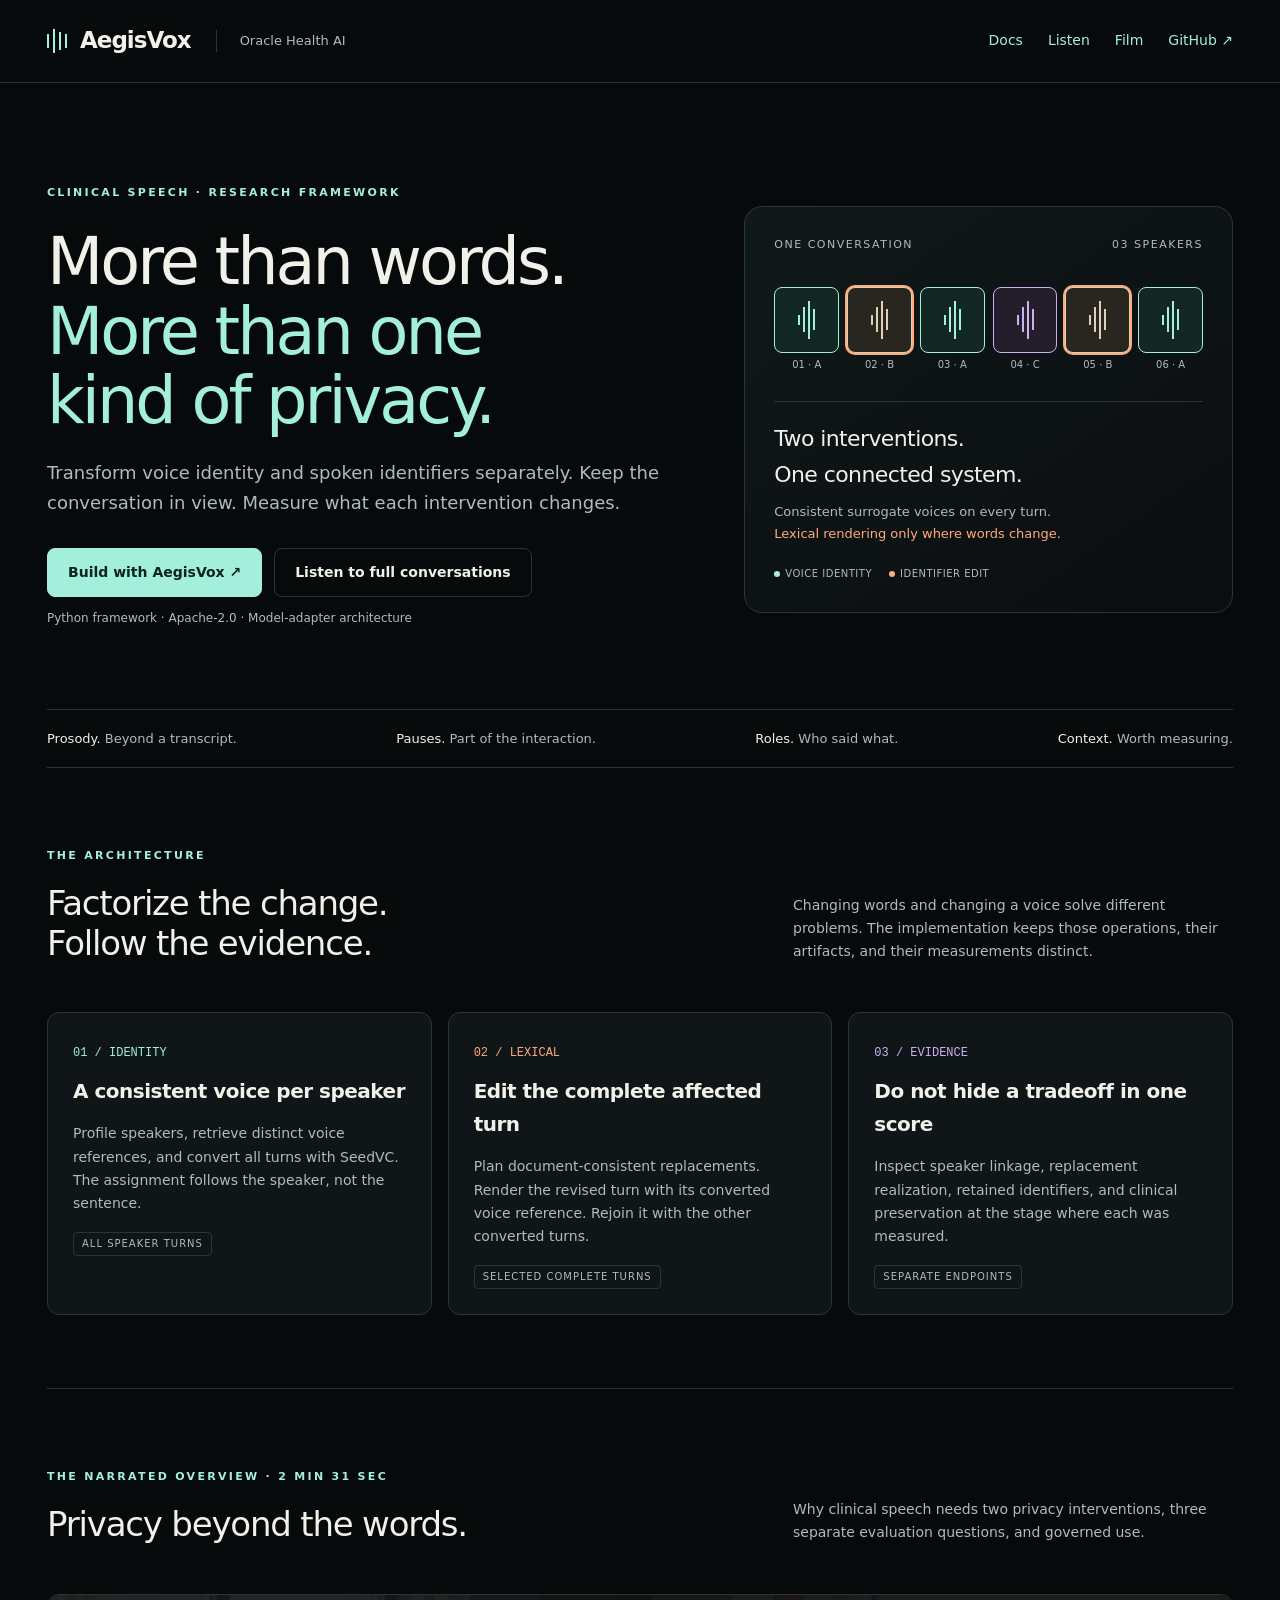
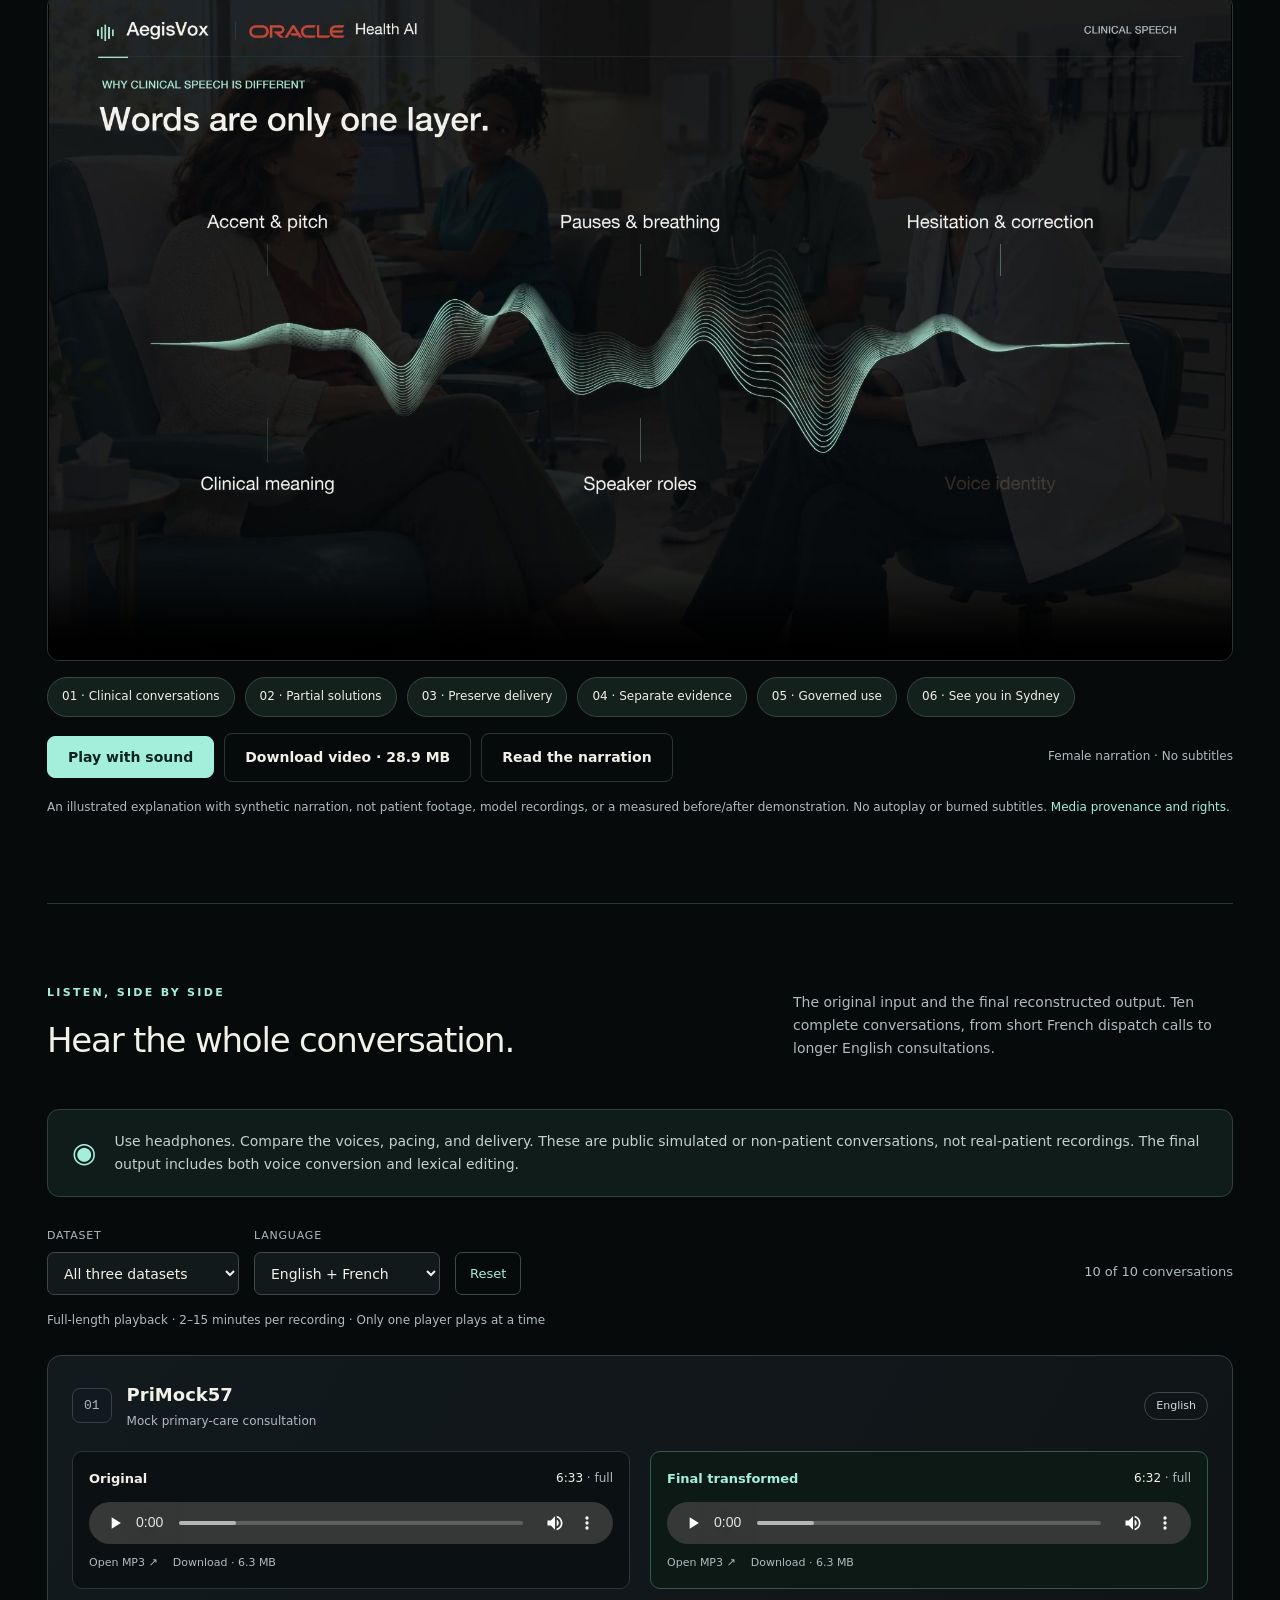
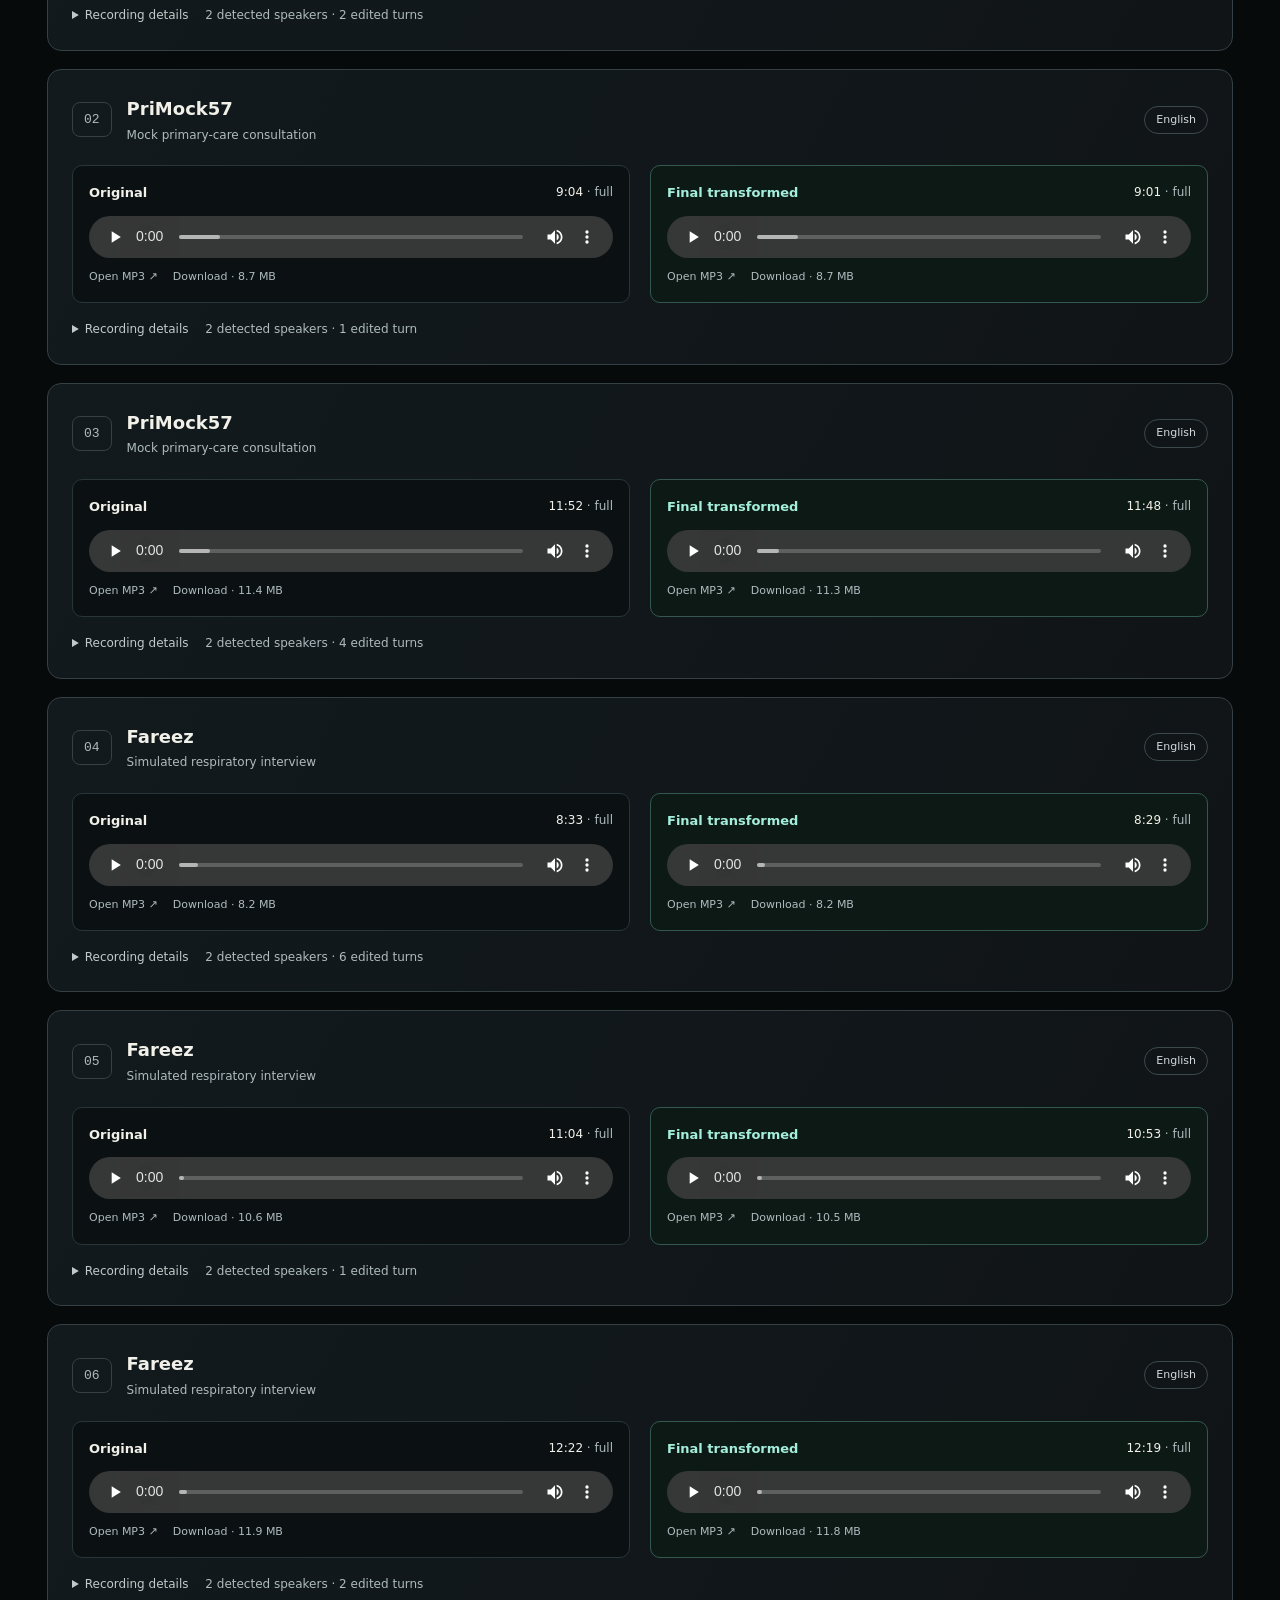
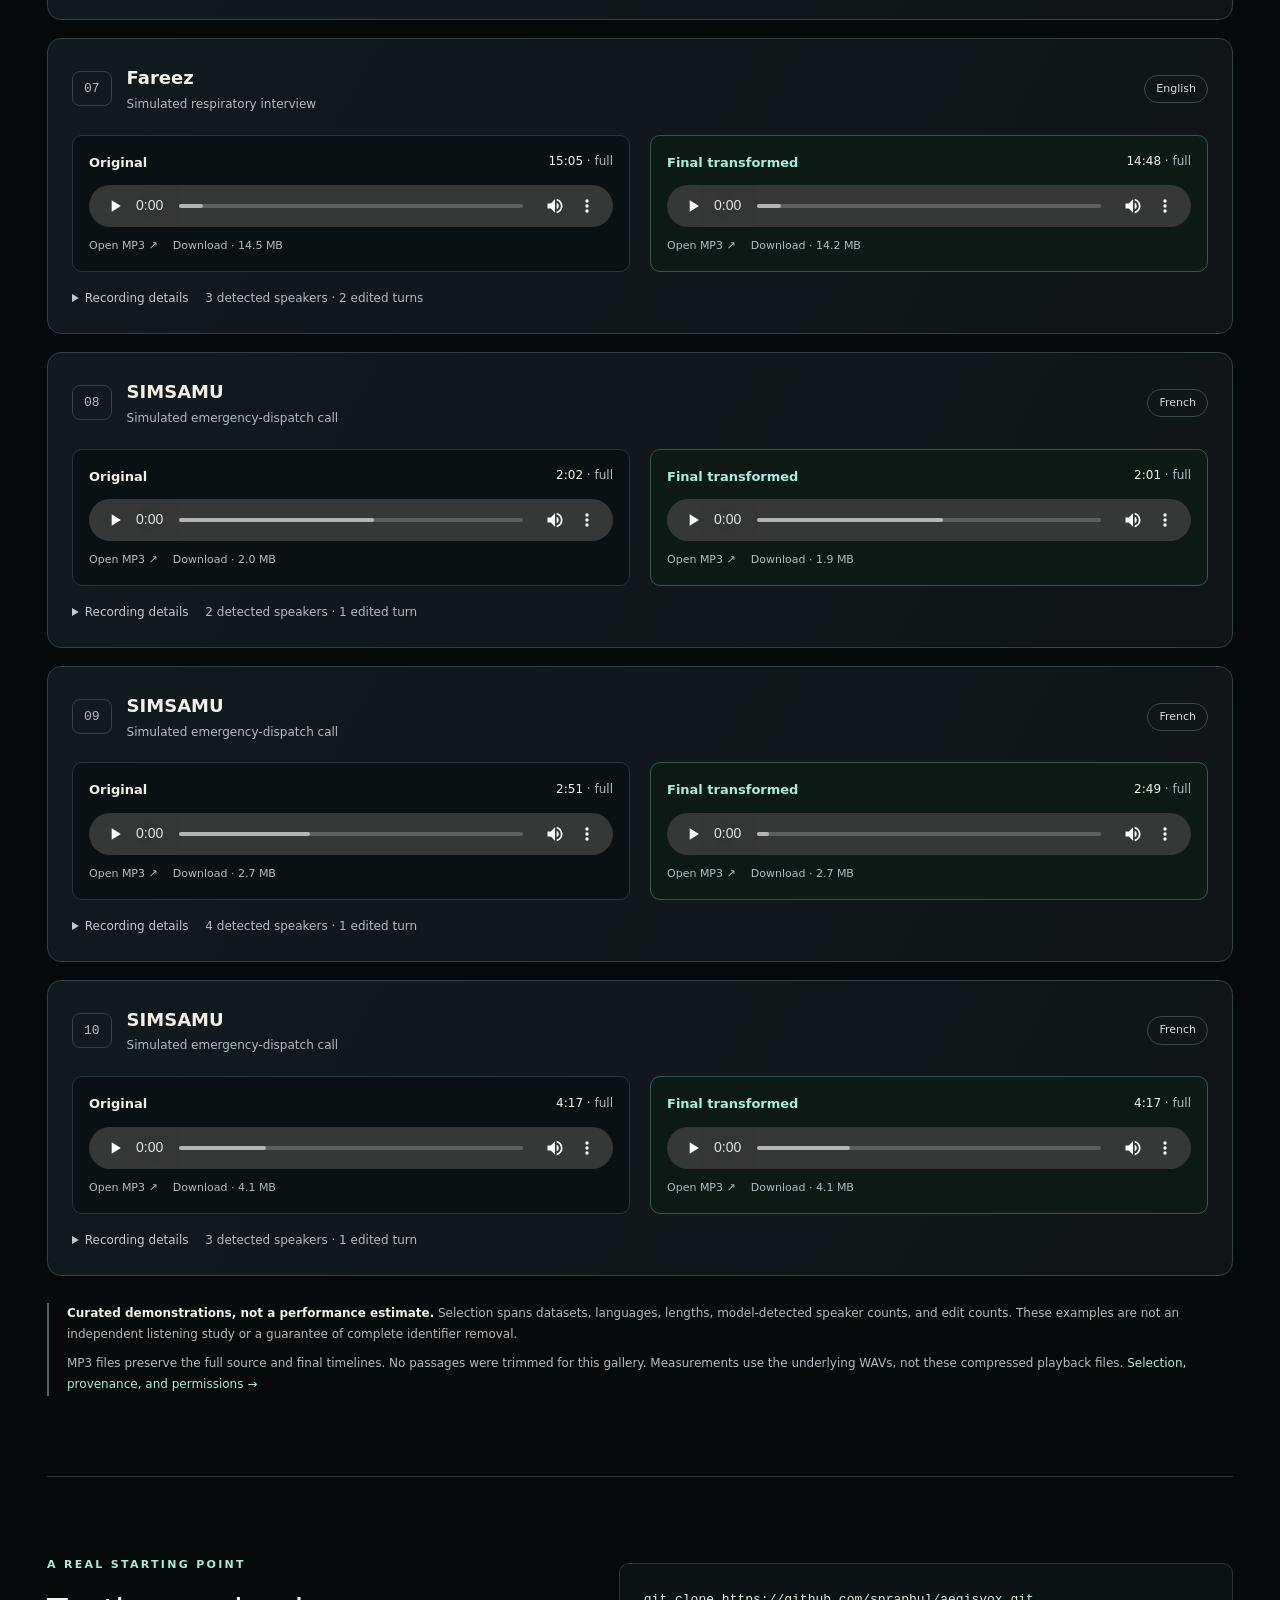
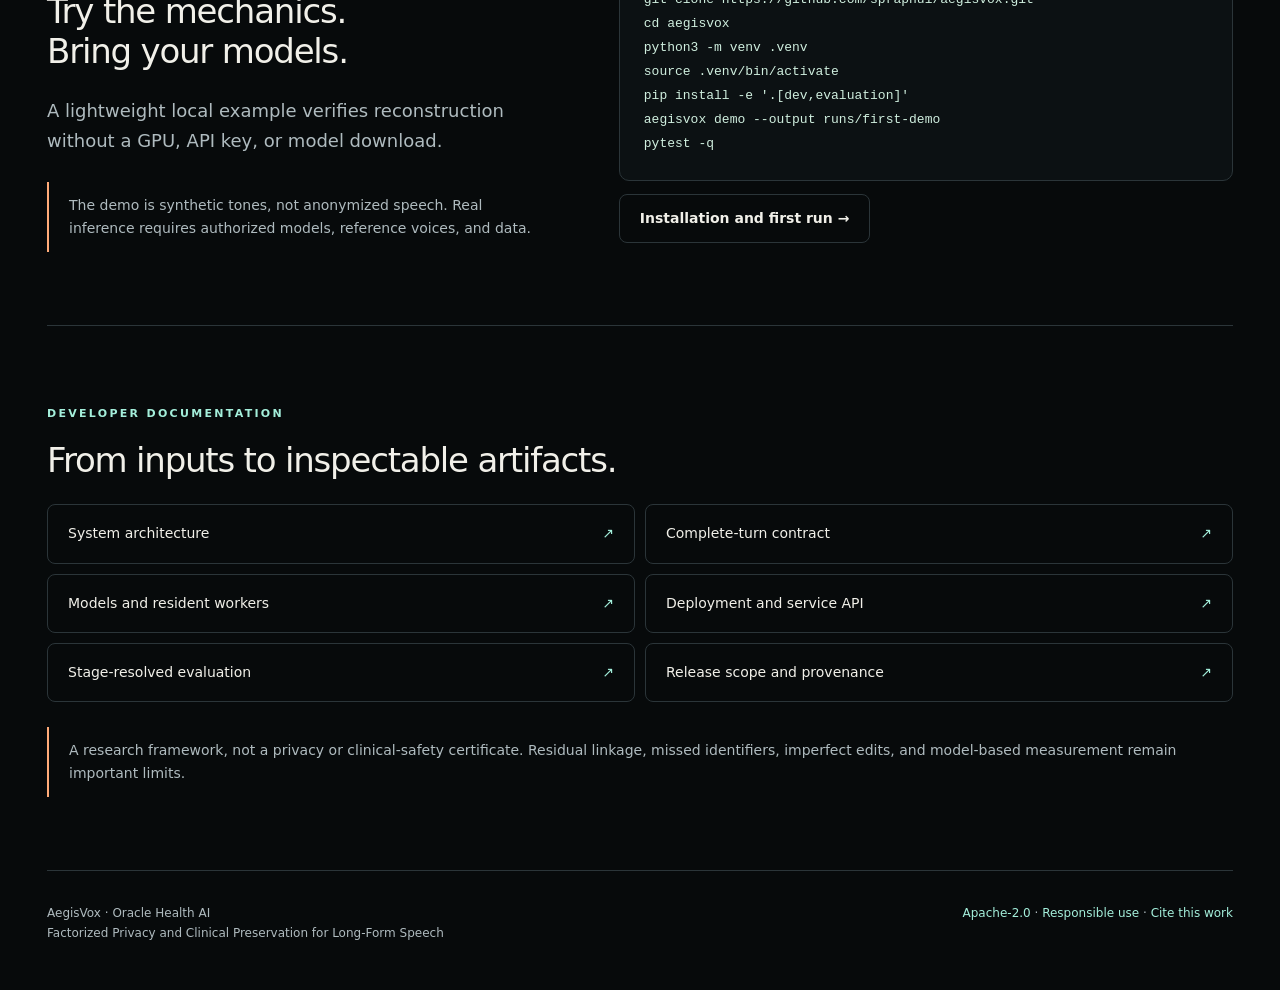
<file: docs/index.html>
<!doctype html><html lang="en"><head><meta charset="utf-8"><meta name="viewport" content="width=device-width, initial-scale=1"><meta name="description" content="AegisVox: factorized clinical speech privacy with complete-turn editing and stage-resolved evaluation."><title>AegisVox | Factorized speech privacy</title><link rel="stylesheet" href="assets/site.css"></head><body>
<a class="skip" href="#main">Skip to content</a><header><nav class="nav" aria-label="Primary"><a href="index.html" class="brand"><span class="mark" aria-hidden="true"><i></i><i></i><i></i><i></i></span>AegisVox</a><span class="wordmark">Oracle Health AI</span><div class="navlinks"><a href="guides/quickstart.html">Docs</a><a href="#listen">Listen</a><a href="#film">Film</a><a href="https://github.com/spraphul/aegisvox">GitHub ↗</a></div></nav></header>
<main id="main" class="shell"><section class="hero"><div><span class="eyebrow">Clinical speech · Research framework</span><h1>More than words.<br><em>More than one<br>kind of privacy.</em></h1><p class="lead">Transform voice identity and spoken identifiers separately. Keep the conversation in view. Measure what each intervention changes.</p><div class="actions"><a class="button primary" href="guides/quickstart.html">Build with AegisVox ↗</a><a class="button" href="#listen">Listen to full conversations</a></div><p class="subtle">Python framework · Apache-2.0 · Model-adapter architecture</p></div>
<div class="signal" role="img" aria-label="Six turns from three speakers. Every turn changes voice; turns two and five receive lexical edits."><div class="label"><span>One conversation</span><span>03 speakers</span></div><div class="timeline"><div class="turn"><div class="bars"><i></i><i></i><i></i><i></i></div><span>01 · A</span></div><div class="turn edit"><div class="bars"><i></i><i></i><i></i><i></i></div><span>02 · B</span></div><div class="turn"><div class="bars"><i></i><i></i><i></i><i></i></div><span>03 · A</span></div><div class="turn"><div class="bars"><i></i><i></i><i></i><i></i></div><span>04 · C</span></div><div class="turn edit"><div class="bars"><i></i><i></i><i></i><i></i></div><span>05 · B</span></div><div class="turn"><div class="bars"><i></i><i></i><i></i><i></i></div><span>06 · A</span></div></div><div class="signal-rule"></div><p class="signal-title">Two interventions.<br>One connected system.</p><p class="signal-copy">Consistent surrogate voices on every turn.<br><span class="orange">Lexical rendering only where words change.</span></p><div class="legend"><span><i class="dot"></i>VOICE IDENTITY</span><span><i class="dot edit"></i>IDENTIFIER EDIT</span></div></div></section>
<div class="strip"><span><b>Prosody.</b> Beyond a transcript.</span><span><b>Pauses.</b> Part of the interaction.</span><span><b>Roles.</b> Who said what.</span><span><b>Context.</b> Worth measuring.</span></div>
<section class="block"><div class="section-head"><div><span class="eyebrow">The architecture</span><h2>Factorize the change.<br>Follow the evidence.</h2></div><p>Changing words and changing a voice solve different problems. The implementation keeps those operations, their artifacts, and their measurements distinct.</p></div><div class="grid"><article class="card"><span class="num">01 / IDENTITY</span><h3>A consistent voice per speaker</h3><p>Profile speakers, retrieve distinct voice references, and convert all turns with SeedVC. The assignment follows the speaker, not the sentence.</p><span class="tag">All speaker turns</span></article><article class="card"><span class="num">02 / LEXICAL</span><h3>Edit the complete affected turn</h3><p>Plan document-consistent replacements. Render the revised turn with its converted voice reference. Rejoin it with the other converted turns.</p><span class="tag">Selected complete turns</span></article><article class="card"><span class="num">03 / EVIDENCE</span><h3>Do not hide a tradeoff in one score</h3><p>Inspect speaker linkage, replacement realization, retained identifiers, and clinical preservation at the stage where each was measured.</p><span class="tag">Separate endpoints</span></article></div></section>
<!-- PROJECT-FILM:START -->
<section class="block" id="film" aria-labelledby="film-heading">
<div class="section-head"><div><span class="eyebrow">The narrated overview · 2 min 31 sec</span><h2 id="film-heading">Privacy beyond the words.</h2></div><p>Why clinical speech needs two privacy interventions, three separate evaluation questions, and governed use.</p></div>
<video id="project-film" controls playsinline preload="metadata" poster="assets/film-poster.jpg" aria-label="AegisVox narrated clinical speech overview">
<source src="assets/aegisvox-clinical-speech-public-v6.mp4?v=a43681e43990" type="video/mp4">
Your browser cannot play this video. <a href="assets/aegisvox-clinical-speech-public-v6.mp4">Download the narrated MP4.</a>
</video>
<nav class="film-chapters" aria-label="Film chapters"><button type="button" data-film-time="0.00000" aria-controls="project-film">01 · Clinical conversations</button><button type="button" data-film-time="16.72000" aria-controls="project-film">02 · Partial solutions</button><button type="button" data-film-time="43.43000" aria-controls="project-film">03 · Preserve delivery</button><button type="button" data-film-time="86.14000" aria-controls="project-film">04 · Separate evidence</button><button type="button" data-film-time="119.46000" aria-controls="project-film">05 · Governed use</button><button type="button" data-film-time="141.66667" aria-controls="project-film">06 · See you in Sydney</button></nav>
<div class="film-actions"><button class="button primary" type="button" id="film-play" aria-controls="project-film">Play with sound</button><a class="button" href="assets/aegisvox-clinical-speech-public-v6.mp4" download>Download video · 28.9 MB</a><a class="button" href="guides/film-transcript.html">Read the narration</a><span id="film-status" class="subtle" role="status">Female narration · No subtitles</span></div>
<p class="subtle">An illustrated explanation with synthetic narration, not patient footage, model recordings, or a measured before/after demonstration. No autoplay or burned subtitles. <a href="assets/README.md">Media provenance and rights.</a></p>
</section>
<!-- PROJECT-FILM:END -->
<!-- AUDIO-GALLERY:START -->
<section class="block" id="listen" aria-labelledby="listen-heading">
<div class="section-head"><div><span class="eyebrow">Listen, side by side</span><h2 id="listen-heading">Hear the whole conversation.</h2></div><p>The original input and the final reconstructed output. Ten complete conversations, from short French dispatch calls to longer English consultations.</p></div>
<div class="listening-guide"><span class="listening-icon" aria-hidden="true">◉</span><p>Use headphones. Compare the voices, pacing, and delivery. These are public simulated or non-patient conversations, not real-patient recordings. The final output includes both voice conversion and lexical editing.</p></div>
<div class="gallery-toolbar"><div class="gallery-filters"><label>Dataset<select id="dataset-filter"><option value="all">All three datasets</option><option value="primock57">PriMock57</option><option value="fareez">Fareez</option><option value="simsamu">SIMSAMU</option></select></label><label>Language<select id="language-filter"><option value="all">English + French</option><option value="en">English</option><option value="fr">French</option></select></label><button type="button" id="reset-filters">Reset</button></div><p id="example-count" aria-live="polite">10 of 10 conversations</p></div>
<p class="gallery-caption">Full-length playback · 2–15 minutes per recording · Only one player plays at a time</p>
<noscript><p>Filters require JavaScript. All ten pairs are available below; pause one player before starting another.</p></noscript>
<p id="no-examples" hidden>No examples match these filters. Choose another dataset or reset.</p>
<div class="audio-examples"><article class="audio-example" id="example-01" data-corpus="primock57" data-language="en">
<div class="example-heading"><span class="example-number">01</span><div><h3>PriMock57</h3><p>Mock primary-care consultation</p></div><span class="language-pill">English</span></div>
<div class="audio-pair"><div class="audio-side original">
<div class="player-heading"><span>Original</span><span class="duration">6:33 <span>· full</span></span></div>
<audio controls preload="metadata" src="assets/audio/example-01-original.mp3" aria-label="PriMock57 · day4_consultation04_mixed: Original, full conversation">Your browser cannot play this audio. <a href="assets/audio/example-01-original.mp3">Open MP3</a>.</audio>
<div class="audio-links"><a href="assets/audio/example-01-original.mp3" target="_blank" rel="noopener" aria-label="Open MP3: PriMock57 · day4_consultation04_mixed: Original, full conversation">Open MP3 ↗</a><a href="assets/audio/example-01-original.mp3" download aria-label="Download: PriMock57 · day4_consultation04_mixed: Original, full conversation">Download · 6.3 MB</a><button class="retry-audio" hidden type="button">Retry</button></div>
<p class="audio-status" role="status" hidden></p></div><div class="audio-side final">
<div class="player-heading"><span>Final transformed</span><span class="duration">6:32 <span>· full</span></span></div>
<audio controls preload="metadata" src="assets/audio/example-01-final.mp3" aria-label="PriMock57 · day4_consultation04_mixed: Final transformed, full conversation">Your browser cannot play this audio. <a href="assets/audio/example-01-final.mp3">Open MP3</a>.</audio>
<div class="audio-links"><a href="assets/audio/example-01-final.mp3" target="_blank" rel="noopener" aria-label="Open MP3: PriMock57 · day4_consultation04_mixed: Final transformed, full conversation">Open MP3 ↗</a><a href="assets/audio/example-01-final.mp3" download aria-label="Download: PriMock57 · day4_consultation04_mixed: Final transformed, full conversation">Download · 6.3 MB</a><button class="retry-audio" hidden type="button">Retry</button></div>
<p class="audio-status" role="status" hidden></p></div></div>
<details class="example-details"><summary>Recording details <span>2 detected speakers · 2 edited turns</span></summary>
<p>Source recording: <code>day4_consultation04_mixed</code>. Speaker counts are model-detected, not demographic or reference labels. Final audio uses consistent SeedVC voice conversion, F5-TTS complete-turn lexical editing, and conversation reconstruction.</p>
<p>Original input is a constructed mixture of the doctor and patient role tracks. <a href="https://github.com/babylonhealth/primock57">Dataset source ↗</a> · <a href="guides/audio-examples.html">Attribution and selection</a></p></details></article>
<article class="audio-example" id="example-02" data-corpus="primock57" data-language="en">
<div class="example-heading"><span class="example-number">02</span><div><h3>PriMock57</h3><p>Mock primary-care consultation</p></div><span class="language-pill">English</span></div>
<div class="audio-pair"><div class="audio-side original">
<div class="player-heading"><span>Original</span><span class="duration">9:04 <span>· full</span></span></div>
<audio controls preload="metadata" src="assets/audio/example-02-original.mp3" aria-label="PriMock57 · day1_consultation03_mixed: Original, full conversation">Your browser cannot play this audio. <a href="assets/audio/example-02-original.mp3">Open MP3</a>.</audio>
<div class="audio-links"><a href="assets/audio/example-02-original.mp3" target="_blank" rel="noopener" aria-label="Open MP3: PriMock57 · day1_consultation03_mixed: Original, full conversation">Open MP3 ↗</a><a href="assets/audio/example-02-original.mp3" download aria-label="Download: PriMock57 · day1_consultation03_mixed: Original, full conversation">Download · 8.7 MB</a><button class="retry-audio" hidden type="button">Retry</button></div>
<p class="audio-status" role="status" hidden></p></div><div class="audio-side final">
<div class="player-heading"><span>Final transformed</span><span class="duration">9:01 <span>· full</span></span></div>
<audio controls preload="metadata" src="assets/audio/example-02-final.mp3" aria-label="PriMock57 · day1_consultation03_mixed: Final transformed, full conversation">Your browser cannot play this audio. <a href="assets/audio/example-02-final.mp3">Open MP3</a>.</audio>
<div class="audio-links"><a href="assets/audio/example-02-final.mp3" target="_blank" rel="noopener" aria-label="Open MP3: PriMock57 · day1_consultation03_mixed: Final transformed, full conversation">Open MP3 ↗</a><a href="assets/audio/example-02-final.mp3" download aria-label="Download: PriMock57 · day1_consultation03_mixed: Final transformed, full conversation">Download · 8.7 MB</a><button class="retry-audio" hidden type="button">Retry</button></div>
<p class="audio-status" role="status" hidden></p></div></div>
<details class="example-details"><summary>Recording details <span>2 detected speakers · 1 edited turn</span></summary>
<p>Source recording: <code>day1_consultation03_mixed</code>. Speaker counts are model-detected, not demographic or reference labels. Final audio uses consistent SeedVC voice conversion, F5-TTS complete-turn lexical editing, and conversation reconstruction.</p>
<p>Original input is a constructed mixture of the doctor and patient role tracks. <a href="https://github.com/babylonhealth/primock57">Dataset source ↗</a> · <a href="guides/audio-examples.html">Attribution and selection</a></p></details></article>
<article class="audio-example" id="example-03" data-corpus="primock57" data-language="en">
<div class="example-heading"><span class="example-number">03</span><div><h3>PriMock57</h3><p>Mock primary-care consultation</p></div><span class="language-pill">English</span></div>
<div class="audio-pair"><div class="audio-side original">
<div class="player-heading"><span>Original</span><span class="duration">11:52 <span>· full</span></span></div>
<audio controls preload="metadata" src="assets/audio/example-03-original.mp3" aria-label="PriMock57 · day3_consultation09_mixed: Original, full conversation">Your browser cannot play this audio. <a href="assets/audio/example-03-original.mp3">Open MP3</a>.</audio>
<div class="audio-links"><a href="assets/audio/example-03-original.mp3" target="_blank" rel="noopener" aria-label="Open MP3: PriMock57 · day3_consultation09_mixed: Original, full conversation">Open MP3 ↗</a><a href="assets/audio/example-03-original.mp3" download aria-label="Download: PriMock57 · day3_consultation09_mixed: Original, full conversation">Download · 11.4 MB</a><button class="retry-audio" hidden type="button">Retry</button></div>
<p class="audio-status" role="status" hidden></p></div><div class="audio-side final">
<div class="player-heading"><span>Final transformed</span><span class="duration">11:48 <span>· full</span></span></div>
<audio controls preload="metadata" src="assets/audio/example-03-final.mp3" aria-label="PriMock57 · day3_consultation09_mixed: Final transformed, full conversation">Your browser cannot play this audio. <a href="assets/audio/example-03-final.mp3">Open MP3</a>.</audio>
<div class="audio-links"><a href="assets/audio/example-03-final.mp3" target="_blank" rel="noopener" aria-label="Open MP3: PriMock57 · day3_consultation09_mixed: Final transformed, full conversation">Open MP3 ↗</a><a href="assets/audio/example-03-final.mp3" download aria-label="Download: PriMock57 · day3_consultation09_mixed: Final transformed, full conversation">Download · 11.3 MB</a><button class="retry-audio" hidden type="button">Retry</button></div>
<p class="audio-status" role="status" hidden></p></div></div>
<details class="example-details"><summary>Recording details <span>2 detected speakers · 4 edited turns</span></summary>
<p>Source recording: <code>day3_consultation09_mixed</code>. Speaker counts are model-detected, not demographic or reference labels. Final audio uses consistent SeedVC voice conversion, F5-TTS complete-turn lexical editing, and conversation reconstruction.</p>
<p>Original input is a constructed mixture of the doctor and patient role tracks. <a href="https://github.com/babylonhealth/primock57">Dataset source ↗</a> · <a href="guides/audio-examples.html">Attribution and selection</a></p></details></article>
<article class="audio-example" id="example-04" data-corpus="fareez" data-language="en">
<div class="example-heading"><span class="example-number">04</span><div><h3>Fareez</h3><p>Simulated respiratory interview</p></div><span class="language-pill">English</span></div>
<div class="audio-pair"><div class="audio-side original">
<div class="player-heading"><span>Original</span><span class="duration">8:33 <span>· full</span></span></div>
<audio controls preload="metadata" src="assets/audio/example-04-original.mp3" aria-label="Fareez · RES0217: Original, full conversation">Your browser cannot play this audio. <a href="assets/audio/example-04-original.mp3">Open MP3</a>.</audio>
<div class="audio-links"><a href="assets/audio/example-04-original.mp3" target="_blank" rel="noopener" aria-label="Open MP3: Fareez · RES0217: Original, full conversation">Open MP3 ↗</a><a href="assets/audio/example-04-original.mp3" download aria-label="Download: Fareez · RES0217: Original, full conversation">Download · 8.2 MB</a><button class="retry-audio" hidden type="button">Retry</button></div>
<p class="audio-status" role="status" hidden></p></div><div class="audio-side final">
<div class="player-heading"><span>Final transformed</span><span class="duration">8:29 <span>· full</span></span></div>
<audio controls preload="metadata" src="assets/audio/example-04-final.mp3" aria-label="Fareez · RES0217: Final transformed, full conversation">Your browser cannot play this audio. <a href="assets/audio/example-04-final.mp3">Open MP3</a>.</audio>
<div class="audio-links"><a href="assets/audio/example-04-final.mp3" target="_blank" rel="noopener" aria-label="Open MP3: Fareez · RES0217: Final transformed, full conversation">Open MP3 ↗</a><a href="assets/audio/example-04-final.mp3" download aria-label="Download: Fareez · RES0217: Final transformed, full conversation">Download · 8.2 MB</a><button class="retry-audio" hidden type="button">Retry</button></div>
<p class="audio-status" role="status" hidden></p></div></div>
<details class="example-details"><summary>Recording details <span>2 detected speakers · 6 edited turns</span></summary>
<p>Source recording: <code>RES0217</code>. Speaker counts are model-detected, not demographic or reference labels. Final audio uses consistent SeedVC voice conversion, F5-TTS complete-turn lexical editing, and conversation reconstruction.</p>
<p>Original input is the respiratory interview recording used in the evaluation. <a href="https://doi.org/10.6084/m9.figshare.16550013.v1">Dataset source ↗</a> · <a href="guides/audio-examples.html">Attribution and selection</a></p></details></article>
<article class="audio-example" id="example-05" data-corpus="fareez" data-language="en">
<div class="example-heading"><span class="example-number">05</span><div><h3>Fareez</h3><p>Simulated respiratory interview</p></div><span class="language-pill">English</span></div>
<div class="audio-pair"><div class="audio-side original">
<div class="player-heading"><span>Original</span><span class="duration">11:04 <span>· full</span></span></div>
<audio controls preload="metadata" src="assets/audio/example-05-original.mp3" aria-label="Fareez · RES0068: Original, full conversation">Your browser cannot play this audio. <a href="assets/audio/example-05-original.mp3">Open MP3</a>.</audio>
<div class="audio-links"><a href="assets/audio/example-05-original.mp3" target="_blank" rel="noopener" aria-label="Open MP3: Fareez · RES0068: Original, full conversation">Open MP3 ↗</a><a href="assets/audio/example-05-original.mp3" download aria-label="Download: Fareez · RES0068: Original, full conversation">Download · 10.6 MB</a><button class="retry-audio" hidden type="button">Retry</button></div>
<p class="audio-status" role="status" hidden></p></div><div class="audio-side final">
<div class="player-heading"><span>Final transformed</span><span class="duration">10:53 <span>· full</span></span></div>
<audio controls preload="metadata" src="assets/audio/example-05-final.mp3" aria-label="Fareez · RES0068: Final transformed, full conversation">Your browser cannot play this audio. <a href="assets/audio/example-05-final.mp3">Open MP3</a>.</audio>
<div class="audio-links"><a href="assets/audio/example-05-final.mp3" target="_blank" rel="noopener" aria-label="Open MP3: Fareez · RES0068: Final transformed, full conversation">Open MP3 ↗</a><a href="assets/audio/example-05-final.mp3" download aria-label="Download: Fareez · RES0068: Final transformed, full conversation">Download · 10.5 MB</a><button class="retry-audio" hidden type="button">Retry</button></div>
<p class="audio-status" role="status" hidden></p></div></div>
<details class="example-details"><summary>Recording details <span>2 detected speakers · 1 edited turn</span></summary>
<p>Source recording: <code>RES0068</code>. Speaker counts are model-detected, not demographic or reference labels. Final audio uses consistent SeedVC voice conversion, F5-TTS complete-turn lexical editing, and conversation reconstruction.</p>
<p>Original input is the respiratory interview recording used in the evaluation. <a href="https://doi.org/10.6084/m9.figshare.16550013.v1">Dataset source ↗</a> · <a href="guides/audio-examples.html">Attribution and selection</a></p></details></article>
<article class="audio-example" id="example-06" data-corpus="fareez" data-language="en">
<div class="example-heading"><span class="example-number">06</span><div><h3>Fareez</h3><p>Simulated respiratory interview</p></div><span class="language-pill">English</span></div>
<div class="audio-pair"><div class="audio-side original">
<div class="player-heading"><span>Original</span><span class="duration">12:22 <span>· full</span></span></div>
<audio controls preload="metadata" src="assets/audio/example-06-original.mp3" aria-label="Fareez · RES0123: Original, full conversation">Your browser cannot play this audio. <a href="assets/audio/example-06-original.mp3">Open MP3</a>.</audio>
<div class="audio-links"><a href="assets/audio/example-06-original.mp3" target="_blank" rel="noopener" aria-label="Open MP3: Fareez · RES0123: Original, full conversation">Open MP3 ↗</a><a href="assets/audio/example-06-original.mp3" download aria-label="Download: Fareez · RES0123: Original, full conversation">Download · 11.9 MB</a><button class="retry-audio" hidden type="button">Retry</button></div>
<p class="audio-status" role="status" hidden></p></div><div class="audio-side final">
<div class="player-heading"><span>Final transformed</span><span class="duration">12:19 <span>· full</span></span></div>
<audio controls preload="metadata" src="assets/audio/example-06-final.mp3" aria-label="Fareez · RES0123: Final transformed, full conversation">Your browser cannot play this audio. <a href="assets/audio/example-06-final.mp3">Open MP3</a>.</audio>
<div class="audio-links"><a href="assets/audio/example-06-final.mp3" target="_blank" rel="noopener" aria-label="Open MP3: Fareez · RES0123: Final transformed, full conversation">Open MP3 ↗</a><a href="assets/audio/example-06-final.mp3" download aria-label="Download: Fareez · RES0123: Final transformed, full conversation">Download · 11.8 MB</a><button class="retry-audio" hidden type="button">Retry</button></div>
<p class="audio-status" role="status" hidden></p></div></div>
<details class="example-details"><summary>Recording details <span>2 detected speakers · 2 edited turns</span></summary>
<p>Source recording: <code>RES0123</code>. Speaker counts are model-detected, not demographic or reference labels. Final audio uses consistent SeedVC voice conversion, F5-TTS complete-turn lexical editing, and conversation reconstruction.</p>
<p>Original input is the respiratory interview recording used in the evaluation. <a href="https://doi.org/10.6084/m9.figshare.16550013.v1">Dataset source ↗</a> · <a href="guides/audio-examples.html">Attribution and selection</a></p></details></article>
<article class="audio-example" id="example-07" data-corpus="fareez" data-language="en">
<div class="example-heading"><span class="example-number">07</span><div><h3>Fareez</h3><p>Simulated respiratory interview</p></div><span class="language-pill">English</span></div>
<div class="audio-pair"><div class="audio-side original">
<div class="player-heading"><span>Original</span><span class="duration">15:05 <span>· full</span></span></div>
<audio controls preload="metadata" src="assets/audio/example-07-original.mp3" aria-label="Fareez · RES0011: Original, full conversation">Your browser cannot play this audio. <a href="assets/audio/example-07-original.mp3">Open MP3</a>.</audio>
<div class="audio-links"><a href="assets/audio/example-07-original.mp3" target="_blank" rel="noopener" aria-label="Open MP3: Fareez · RES0011: Original, full conversation">Open MP3 ↗</a><a href="assets/audio/example-07-original.mp3" download aria-label="Download: Fareez · RES0011: Original, full conversation">Download · 14.5 MB</a><button class="retry-audio" hidden type="button">Retry</button></div>
<p class="audio-status" role="status" hidden></p></div><div class="audio-side final">
<div class="player-heading"><span>Final transformed</span><span class="duration">14:48 <span>· full</span></span></div>
<audio controls preload="metadata" src="assets/audio/example-07-final.mp3" aria-label="Fareez · RES0011: Final transformed, full conversation">Your browser cannot play this audio. <a href="assets/audio/example-07-final.mp3">Open MP3</a>.</audio>
<div class="audio-links"><a href="assets/audio/example-07-final.mp3" target="_blank" rel="noopener" aria-label="Open MP3: Fareez · RES0011: Final transformed, full conversation">Open MP3 ↗</a><a href="assets/audio/example-07-final.mp3" download aria-label="Download: Fareez · RES0011: Final transformed, full conversation">Download · 14.2 MB</a><button class="retry-audio" hidden type="button">Retry</button></div>
<p class="audio-status" role="status" hidden></p></div></div>
<details class="example-details"><summary>Recording details <span>3 detected speakers · 2 edited turns</span></summary>
<p>Source recording: <code>RES0011</code>. Speaker counts are model-detected, not demographic or reference labels. Final audio uses consistent SeedVC voice conversion, F5-TTS complete-turn lexical editing, and conversation reconstruction.</p>
<p>Original input is the respiratory interview recording used in the evaluation. <a href="https://doi.org/10.6084/m9.figshare.16550013.v1">Dataset source ↗</a> · <a href="guides/audio-examples.html">Attribution and selection</a></p></details></article>
<article class="audio-example" id="example-08" data-corpus="simsamu" data-language="fr">
<div class="example-heading"><span class="example-number">08</span><div><h3>SIMSAMU</h3><p>Simulated emergency-dispatch call</p></div><span class="language-pill">French</span></div>
<div class="audio-pair"><div class="audio-side original">
<div class="player-heading"><span>Original</span><span class="duration">2:02 <span>· full</span></span></div>
<audio controls preload="metadata" src="assets/audio/example-08-original.mp3" aria-label="SIMSAMU · dj_2022_avp_scooter: Original, full conversation">Your browser cannot play this audio. <a href="assets/audio/example-08-original.mp3">Open MP3</a>.</audio>
<div class="audio-links"><a href="assets/audio/example-08-original.mp3" target="_blank" rel="noopener" aria-label="Open MP3: SIMSAMU · dj_2022_avp_scooter: Original, full conversation">Open MP3 ↗</a><a href="assets/audio/example-08-original.mp3" download aria-label="Download: SIMSAMU · dj_2022_avp_scooter: Original, full conversation">Download · 2.0 MB</a><button class="retry-audio" hidden type="button">Retry</button></div>
<p class="audio-status" role="status" hidden></p></div><div class="audio-side final">
<div class="player-heading"><span>Final transformed</span><span class="duration">2:01 <span>· full</span></span></div>
<audio controls preload="metadata" src="assets/audio/example-08-final.mp3" aria-label="SIMSAMU · dj_2022_avp_scooter: Final transformed, full conversation">Your browser cannot play this audio. <a href="assets/audio/example-08-final.mp3">Open MP3</a>.</audio>
<div class="audio-links"><a href="assets/audio/example-08-final.mp3" target="_blank" rel="noopener" aria-label="Open MP3: SIMSAMU · dj_2022_avp_scooter: Final transformed, full conversation">Open MP3 ↗</a><a href="assets/audio/example-08-final.mp3" download aria-label="Download: SIMSAMU · dj_2022_avp_scooter: Final transformed, full conversation">Download · 1.9 MB</a><button class="retry-audio" hidden type="button">Retry</button></div>
<p class="audio-status" role="status" hidden></p></div></div>
<details class="example-details"><summary>Recording details <span>2 detected speakers · 1 edited turn</span></summary>
<p>Source recording: <code>dj_2022_avp_scooter</code>. Speaker counts are model-detected, not demographic or reference labels. Final audio uses consistent SeedVC voice conversion, F5-TTS complete-turn lexical editing, and conversation reconstruction.</p>
<p>Original input is the French dispatch-call recording used in the evaluation. <a href="https://huggingface.co/datasets/medkit/simsamu">Dataset source ↗</a> · <a href="guides/audio-examples.html">Attribution and selection</a></p></details></article>
<article class="audio-example" id="example-09" data-corpus="simsamu" data-language="fr">
<div class="example-heading"><span class="example-number">09</span><div><h3>SIMSAMU</h3><p>Simulated emergency-dispatch call</p></div><span class="language-pill">French</span></div>
<div class="audio-pair"><div class="audio-side original">
<div class="player-heading"><span>Original</span><span class="duration">2:51 <span>· full</span></span></div>
<audio controls preload="metadata" src="assets/audio/example-09-original.mp3" aria-label="SIMSAMU · dj_2022_douleur_thorax: Original, full conversation">Your browser cannot play this audio. <a href="assets/audio/example-09-original.mp3">Open MP3</a>.</audio>
<div class="audio-links"><a href="assets/audio/example-09-original.mp3" target="_blank" rel="noopener" aria-label="Open MP3: SIMSAMU · dj_2022_douleur_thorax: Original, full conversation">Open MP3 ↗</a><a href="assets/audio/example-09-original.mp3" download aria-label="Download: SIMSAMU · dj_2022_douleur_thorax: Original, full conversation">Download · 2.7 MB</a><button class="retry-audio" hidden type="button">Retry</button></div>
<p class="audio-status" role="status" hidden></p></div><div class="audio-side final">
<div class="player-heading"><span>Final transformed</span><span class="duration">2:49 <span>· full</span></span></div>
<audio controls preload="metadata" src="assets/audio/example-09-final.mp3" aria-label="SIMSAMU · dj_2022_douleur_thorax: Final transformed, full conversation">Your browser cannot play this audio. <a href="assets/audio/example-09-final.mp3">Open MP3</a>.</audio>
<div class="audio-links"><a href="assets/audio/example-09-final.mp3" target="_blank" rel="noopener" aria-label="Open MP3: SIMSAMU · dj_2022_douleur_thorax: Final transformed, full conversation">Open MP3 ↗</a><a href="assets/audio/example-09-final.mp3" download aria-label="Download: SIMSAMU · dj_2022_douleur_thorax: Final transformed, full conversation">Download · 2.7 MB</a><button class="retry-audio" hidden type="button">Retry</button></div>
<p class="audio-status" role="status" hidden></p></div></div>
<details class="example-details"><summary>Recording details <span>4 detected speakers · 1 edited turn</span></summary>
<p>Source recording: <code>dj_2022_douleur_thorax</code>. Speaker counts are model-detected, not demographic or reference labels. Final audio uses consistent SeedVC voice conversion, F5-TTS complete-turn lexical editing, and conversation reconstruction.</p>
<p>Original input is the French dispatch-call recording used in the evaluation. <a href="https://huggingface.co/datasets/medkit/simsamu">Dataset source ↗</a> · <a href="guides/audio-examples.html">Attribution and selection</a></p></details></article>
<article class="audio-example" id="example-10" data-corpus="simsamu" data-language="fr">
<div class="example-heading"><span class="example-number">10</span><div><h3>SIMSAMU</h3><p>Simulated emergency-dispatch call</p></div><span class="language-pill">French</span></div>
<div class="audio-pair"><div class="audio-side original">
<div class="player-heading"><span>Original</span><span class="duration">4:17 <span>· full</span></span></div>
<audio controls preload="metadata" src="assets/audio/example-10-original.mp3" aria-label="SIMSAMU · dj_2022_tetanie_2: Original, full conversation">Your browser cannot play this audio. <a href="assets/audio/example-10-original.mp3">Open MP3</a>.</audio>
<div class="audio-links"><a href="assets/audio/example-10-original.mp3" target="_blank" rel="noopener" aria-label="Open MP3: SIMSAMU · dj_2022_tetanie_2: Original, full conversation">Open MP3 ↗</a><a href="assets/audio/example-10-original.mp3" download aria-label="Download: SIMSAMU · dj_2022_tetanie_2: Original, full conversation">Download · 4.1 MB</a><button class="retry-audio" hidden type="button">Retry</button></div>
<p class="audio-status" role="status" hidden></p></div><div class="audio-side final">
<div class="player-heading"><span>Final transformed</span><span class="duration">4:17 <span>· full</span></span></div>
<audio controls preload="metadata" src="assets/audio/example-10-final.mp3" aria-label="SIMSAMU · dj_2022_tetanie_2: Final transformed, full conversation">Your browser cannot play this audio. <a href="assets/audio/example-10-final.mp3">Open MP3</a>.</audio>
<div class="audio-links"><a href="assets/audio/example-10-final.mp3" target="_blank" rel="noopener" aria-label="Open MP3: SIMSAMU · dj_2022_tetanie_2: Final transformed, full conversation">Open MP3 ↗</a><a href="assets/audio/example-10-final.mp3" download aria-label="Download: SIMSAMU · dj_2022_tetanie_2: Final transformed, full conversation">Download · 4.1 MB</a><button class="retry-audio" hidden type="button">Retry</button></div>
<p class="audio-status" role="status" hidden></p></div></div>
<details class="example-details"><summary>Recording details <span>3 detected speakers · 1 edited turn</span></summary>
<p>Source recording: <code>dj_2022_tetanie_2</code>. Speaker counts are model-detected, not demographic or reference labels. Final audio uses consistent SeedVC voice conversion, F5-TTS complete-turn lexical editing, and conversation reconstruction.</p>
<p>Original input is the French dispatch-call recording used in the evaluation. <a href="https://huggingface.co/datasets/medkit/simsamu">Dataset source ↗</a> · <a href="guides/audio-examples.html">Attribution and selection</a></p></details></article></div>
<div class="gallery-footnote"><p><strong>Curated demonstrations, not a performance estimate.</strong> Selection spans datasets, languages, lengths, model-detected speaker counts, and edit counts. These examples are not an independent listening study or a guarantee of complete identifier removal.</p><p>MP3 files preserve the full source and final timelines. No passages were trimmed for this gallery. Measurements use the underlying WAVs, not these compressed playback files. <a href="guides/audio-examples.html">Selection, provenance, and permissions →</a></p></div>
</section>
<!-- AUDIO-GALLERY:END -->
<section class="block"><div class="columns"><div><span class="eyebrow">A real starting point</span><h2>Try the mechanics.<br>Bring your models.</h2><p class="lead">A lightweight local example verifies reconstruction without a GPU, API key, or model download.</p><div class="note">The demo is synthetic tones, not anonymized speech. Real inference requires authorized models, reference voices, and data.</div></div><div><pre><code>git clone https://github.com/spraphul/aegisvox.git
cd aegisvox
python3 -m venv .venv
source .venv/bin/activate
pip install -e '.[dev,evaluation]'
aegisvox demo --output runs/first-demo
pytest -q</code></pre><a class="button" href="guides/quickstart.html">Installation and first run →</a></div></div></section>
<section class="block"><span class="eyebrow">Developer documentation</span><h2>From inputs to inspectable artifacts.</h2><div class="resources"><a class="resource" href="guides/architecture.html">System architecture <span>↗</span></a><a class="resource" href="guides/turn-contract.html">Complete-turn contract <span>↗</span></a><a class="resource" href="guides/backends.html">Models and resident workers <span>↗</span></a><a class="resource" href="guides/deployment.html">Deployment and service API <span>↗</span></a><a class="resource" href="guides/evaluation.html">Stage-resolved evaluation <span>↗</span></a><a class="resource" href="guides/release-scope.html">Release scope and provenance <span>↗</span></a></div><div class="note">A research framework, not a privacy or clinical-safety certificate. Residual linkage, missed identifiers, imperfect edits, and model-based measurement remain important limits.</div></section></main>
<footer><span>AegisVox · Oracle Health AI<br>Factorized Privacy and Clinical Preservation for Long-Form Speech</span><span><a href="https://github.com/spraphul/aegisvox/blob/main/LICENSE">Apache-2.0</a> · <a href="https://github.com/spraphul/aegisvox/blob/main/SECURITY.md">Responsible use</a> · <a href="https://github.com/spraphul/aegisvox/blob/main/CITATION.cff">Cite this work</a></span></footer><script src="assets/film.js" defer></script><script src="assets/listen.js" defer></script></body></html>
</file>
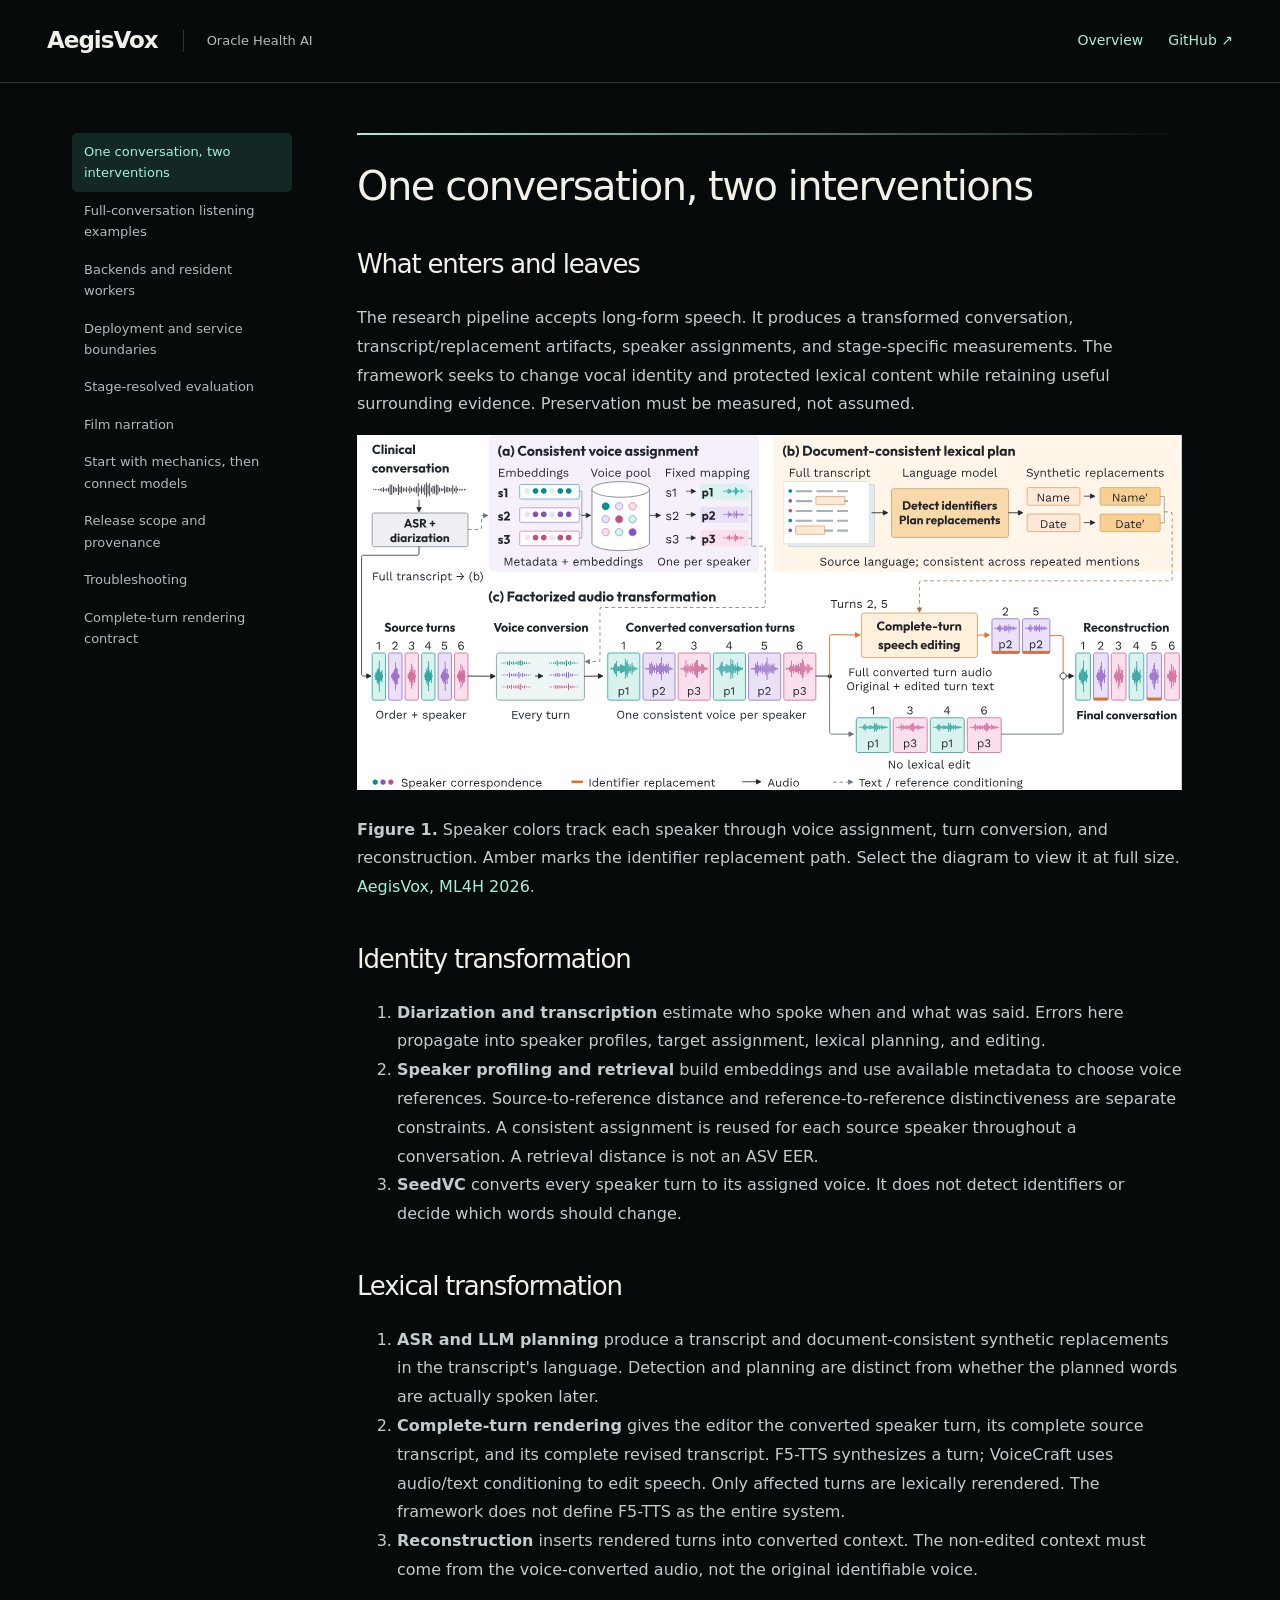
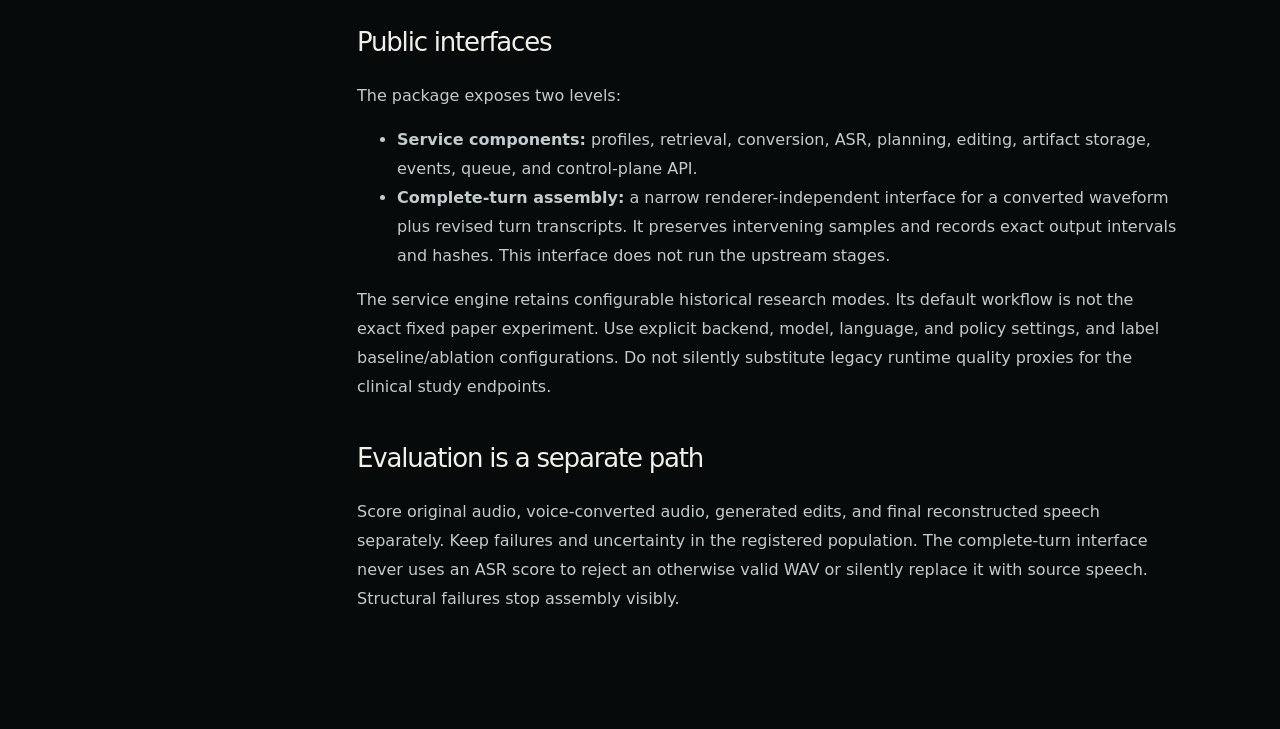
<file: docs/guides/architecture.html>
<!doctype html><html lang="en"><head><meta charset="utf-8"><meta name="viewport" content="width=device-width, initial-scale=1"><title>One conversation, two interventions | AegisVox</title><link rel="stylesheet" href="../assets/site.css"></head><body><a class="skip" href="#main">Skip to content</a><header><nav class="nav" aria-label="Primary"><a class="brand" href="../index.html">AegisVox</a><span class="wordmark">Oracle Health AI</span><div class="navlinks"><a href="../index.html">Overview</a><a href="https://github.com/spraphul/aegisvox">GitHub ↗</a></div></nav></header><div class="docs-layout"><nav class="sidebar" aria-label="Guides"><a class="active" href="architecture.html">One conversation, two interventions</a><a class="" href="audio-examples.html">Full-conversation listening examples</a><a class="" href="backends.html">Backends and resident workers</a><a class="" href="deployment.html">Deployment and service boundaries</a><a class="" href="evaluation.html">Stage-resolved evaluation</a><a class="" href="film-transcript.html">Film narration</a><a class="" href="quickstart.html">Start with mechanics, then connect models</a><a class="" href="release-scope.html">Release scope and provenance</a><a class="" href="troubleshooting.html">Troubleshooting</a><a class="" href="turn-contract.html">Complete-turn rendering contract</a></nav><main id="main" class="article"><div class="title-rule"></div><h1>One conversation, two interventions</h1>
<h2>What enters and leaves</h2>
<p>The research pipeline accepts long-form speech. It produces a transformed conversation,
transcript/replacement artifacts, speaker assignments, and stage-specific measurements.
The framework seeks to change vocal identity and protected lexical content while retaining
useful surrounding evidence. Preservation must be measured, not assumed.</p>
<p><a href="../assets/aegisvox-figure-1.svg"><img alt="AegisVox assigns one surrogate voice per speaker, converts every turn, and rerenders only turns with planned identifier replacements." src="../assets/aegisvox-figure-1.svg" /></a></p>
<p><strong>Figure 1.</strong> Speaker colors track each speaker through voice assignment, turn conversion,
and reconstruction. Amber marks the identifier replacement path. Select the
diagram to view it at full size. <a href="https://arxiv.org/abs/2610.14643v2">AegisVox, ML4H 2026</a>.</p>
<h2>Identity transformation</h2>
<ol>
<li><strong>Diarization and transcription</strong> estimate who spoke when and what was said. Errors
   here propagate into speaker profiles, target assignment, lexical planning, and editing.</li>
<li><strong>Speaker profiling and retrieval</strong> build embeddings and use available metadata to
   choose voice references. Source-to-reference distance and reference-to-reference
   distinctiveness are separate constraints. A consistent assignment is reused for each
   source speaker throughout a conversation. A retrieval distance is not an ASV EER.</li>
<li><strong>SeedVC</strong> converts every speaker turn to its assigned voice. It does not detect
   identifiers or decide which words should change.</li>
</ol>
<h2>Lexical transformation</h2>
<ol>
<li><strong>ASR and LLM planning</strong> produce a transcript and document-consistent synthetic
   replacements in the transcript's language. Detection and planning are distinct from
   whether the planned words are actually spoken later.</li>
<li><strong>Complete-turn rendering</strong> gives the editor the converted speaker turn, its complete
   source transcript, and its complete revised transcript. F5-TTS synthesizes a turn;
   VoiceCraft uses audio/text conditioning to edit speech. Only affected turns are
   lexically rerendered. The framework does not define F5-TTS as the entire system.</li>
<li><strong>Reconstruction</strong> inserts rendered turns into converted context. The non-edited
   context must come from the voice-converted audio, not the original identifiable voice.</li>
</ol>
<h2>Public interfaces</h2>
<p>The package exposes two levels:</p>
<ul>
<li><strong>Service components:</strong> profiles, retrieval, conversion, ASR, planning, editing,
  artifact storage, events, queue, and control-plane API.</li>
<li><strong>Complete-turn assembly:</strong> a narrow renderer-independent interface for a converted
  waveform plus revised turn transcripts. It preserves intervening samples and records
  exact output intervals and hashes. This interface does not run the upstream stages.</li>
</ul>
<p>The service engine retains configurable historical research modes. Its default workflow
is not the exact fixed paper experiment. Use explicit backend, model, language, and
policy settings, and label baseline/ablation configurations. Do not silently substitute
legacy runtime quality proxies for the clinical study endpoints.</p>
<h2>Evaluation is a separate path</h2>
<p>Score original audio, voice-converted audio, generated edits, and final reconstructed
speech separately. Keep failures and uncertainty in the registered population. The
complete-turn interface never uses an ASR score to reject an otherwise valid WAV or
silently replace it with source speech. Structural failures stop assembly visibly.</p></main></div></body></html>
</file>
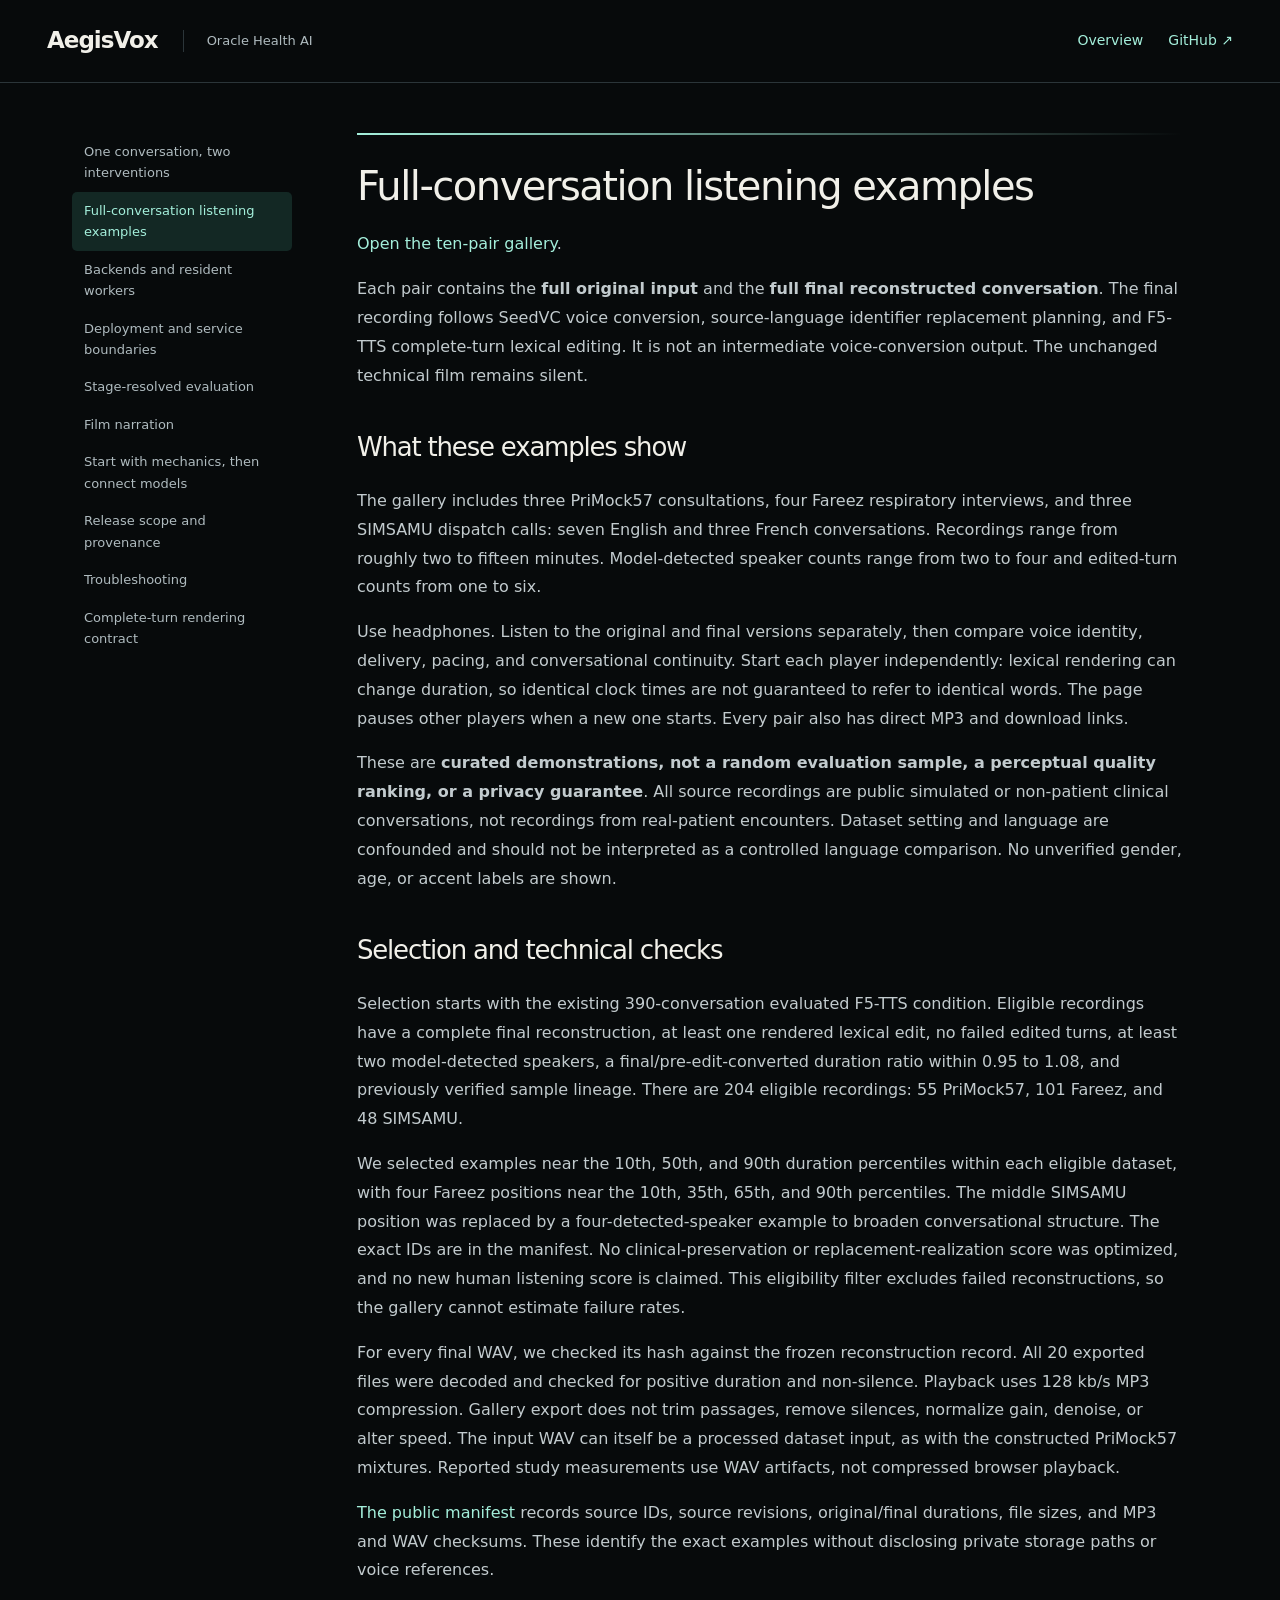
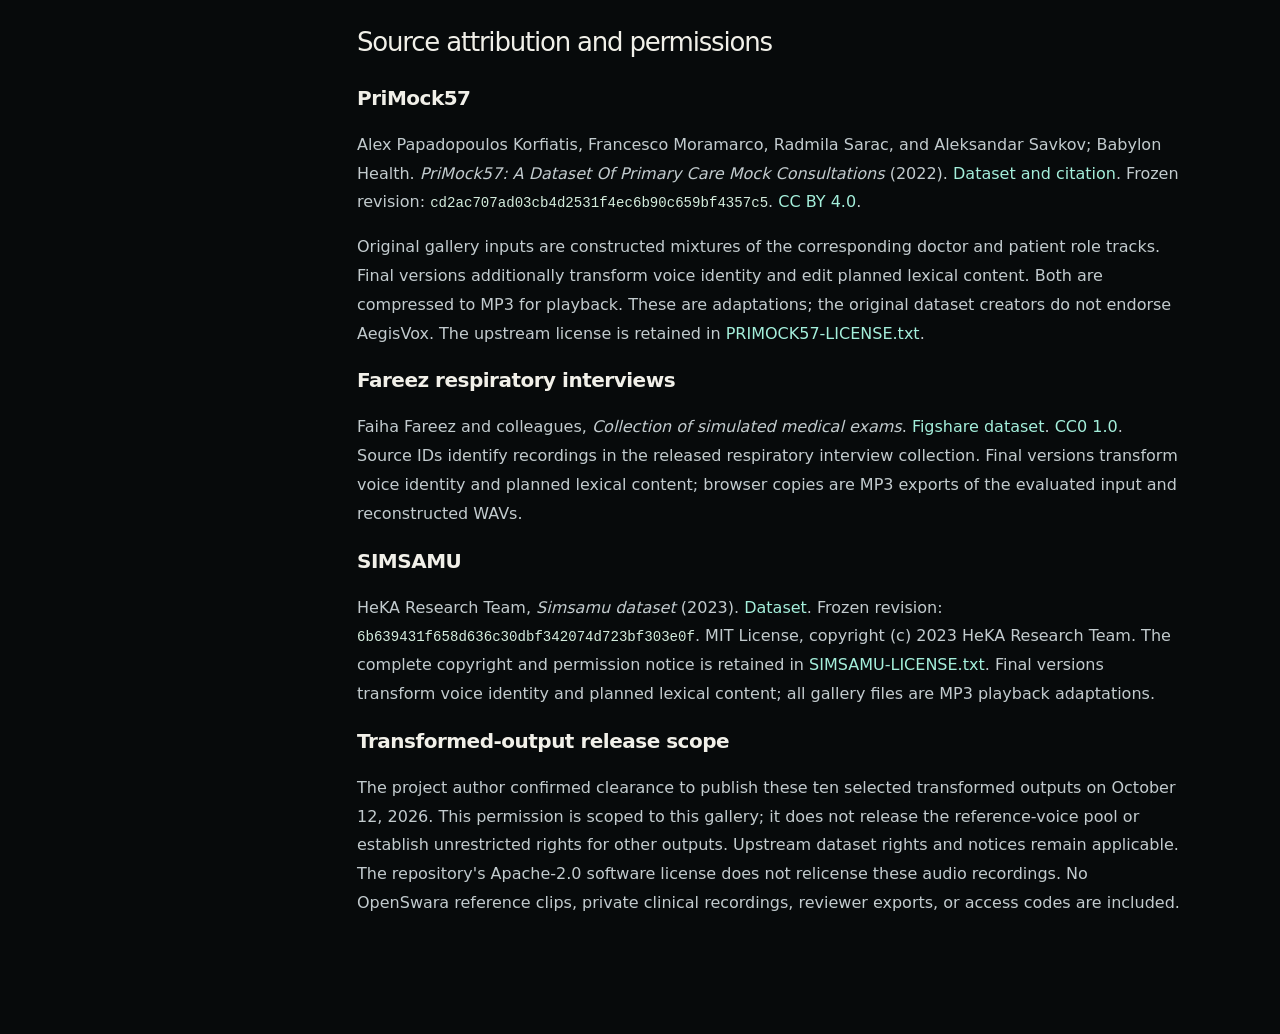
<file: docs/guides/audio-examples.html>
<!doctype html><html lang="en"><head><meta charset="utf-8"><meta name="viewport" content="width=device-width, initial-scale=1"><title>Full-conversation listening examples | AegisVox</title><link rel="stylesheet" href="../assets/site.css"></head><body><a class="skip" href="#main">Skip to content</a><header><nav class="nav" aria-label="Primary"><a class="brand" href="../index.html">AegisVox</a><span class="wordmark">Oracle Health AI</span><div class="navlinks"><a href="../index.html">Overview</a><a href="https://github.com/spraphul/aegisvox">GitHub ↗</a></div></nav></header><div class="docs-layout"><nav class="sidebar" aria-label="Guides"><a class="" href="architecture.html">One conversation, two interventions</a><a class="active" href="audio-examples.html">Full-conversation listening examples</a><a class="" href="backends.html">Backends and resident workers</a><a class="" href="deployment.html">Deployment and service boundaries</a><a class="" href="evaluation.html">Stage-resolved evaluation</a><a class="" href="film-transcript.html">Film narration</a><a class="" href="quickstart.html">Start with mechanics, then connect models</a><a class="" href="release-scope.html">Release scope and provenance</a><a class="" href="troubleshooting.html">Troubleshooting</a><a class="" href="turn-contract.html">Complete-turn rendering contract</a></nav><main id="main" class="article"><div class="title-rule"></div><h1>Full-conversation listening examples</h1>
<p><a href="../index.html#listen">Open the ten-pair gallery</a>.</p>
<p>Each pair contains the <strong>full original input</strong> and the <strong>full final reconstructed
conversation</strong>. The final recording follows SeedVC voice conversion, source-language
identifier replacement planning, and F5-TTS complete-turn lexical editing. It is not
an intermediate voice-conversion output. The unchanged technical film remains silent.</p>
<h2>What these examples show</h2>
<p>The gallery includes three PriMock57 consultations, four Fareez respiratory interviews,
and three SIMSAMU dispatch calls: seven English and three French conversations.
Recordings range from roughly two to fifteen minutes. Model-detected speaker counts
range from two to four and edited-turn counts from one to six.</p>
<p>Use headphones. Listen to the original and final versions separately, then compare
voice identity, delivery, pacing, and conversational continuity. Start each player
independently: lexical rendering can change duration, so identical clock times are
not guaranteed to refer to identical words. The page pauses other players when a new
one starts. Every pair also has direct MP3 and download links.</p>
<p>These are <strong>curated demonstrations, not a random evaluation sample, a perceptual
quality ranking, or a privacy guarantee</strong>. All source recordings are public simulated
or non-patient clinical conversations, not recordings from real-patient encounters.
Dataset setting and language are confounded and should not be interpreted as a
controlled language comparison. No unverified gender, age, or accent labels are shown.</p>
<h2>Selection and technical checks</h2>
<p>Selection starts with the existing 390-conversation evaluated F5-TTS condition.
Eligible recordings have a complete final reconstruction, at least one rendered
lexical edit, no failed edited turns, at least two model-detected speakers, a
final/pre-edit-converted duration ratio within 0.95 to 1.08, and previously verified
sample lineage.
There are 204 eligible recordings: 55 PriMock57, 101 Fareez, and 48 SIMSAMU.</p>
<p>We selected examples near the 10th, 50th, and 90th duration percentiles within each
eligible dataset, with four Fareez positions near the 10th, 35th, 65th, and 90th
percentiles. The middle SIMSAMU position was replaced by a four-detected-speaker
example to broaden conversational structure. The exact IDs are in the manifest.
No clinical-preservation or replacement-realization score was optimized, and no
new human listening score is claimed. This eligibility filter excludes failed
reconstructions, so the gallery cannot estimate failure rates.</p>
<p>For every final WAV, we checked its hash against the frozen reconstruction record.
All 20 exported files were decoded and checked for positive duration and non-silence.
Playback uses 128 kb/s MP3 compression. Gallery export does not trim passages, remove
silences, normalize gain, denoise, or alter speed. The input WAV can itself be a
processed dataset input, as with the constructed PriMock57 mixtures. Reported study
measurements use WAV artifacts, not compressed browser playback.</p>
<p><a href="../assets/audio/examples.json">The public manifest</a> records source IDs, source
revisions, original/final durations, file sizes, and MP3 and WAV checksums. These
identify the exact examples without disclosing private storage paths or voice references.</p>
<h2>Source attribution and permissions</h2>
<h3>PriMock57</h3>
<p>Alex Papadopoulos Korfiatis, Francesco Moramarco, Radmila Sarac, and Aleksandar Savkov;
Babylon Health. <em>PriMock57: A Dataset Of Primary Care Mock Consultations</em> (2022).
<a href="https://github.com/babylonhealth/primock57">Dataset and citation</a>.
Frozen revision: <code>cd2ac707ad03cb4d2531f4ec6b90c659bf4357c5</code>.
<a href="https://creativecommons.org/licenses/by/4.0/">CC BY 4.0</a>.</p>
<p>Original gallery inputs are constructed mixtures of the corresponding doctor and
patient role tracks. Final versions additionally transform voice identity and edit
planned lexical content. Both are compressed to MP3 for playback. These are adaptations;
the original dataset creators do not endorse AegisVox. The upstream license is retained
in <a href="../assets/audio/PRIMOCK57-LICENSE.txt">PRIMOCK57-LICENSE.txt</a>.</p>
<h3>Fareez respiratory interviews</h3>
<p>Faiha Fareez and colleagues, <em>Collection of simulated medical exams</em>.
<a href="https://doi.org/10.6084/m9.figshare.16550013.v1">Figshare dataset</a>.
<a href="https://creativecommons.org/publicdomain/zero/1.0/">CC0 1.0</a>.
Source IDs identify recordings in the released respiratory interview collection.
Final versions transform voice identity and planned lexical content; browser copies
are MP3 exports of the evaluated input and reconstructed WAVs.</p>
<h3>SIMSAMU</h3>
<p>HeKA Research Team, <em>Simsamu dataset</em> (2023).
<a href="https://huggingface.co/datasets/medkit/simsamu">Dataset</a>.
Frozen revision: <code>6b639431f658d636c30dbf342074d723bf303e0f</code>.
MIT License, copyright (c) 2023 HeKA Research Team. The complete copyright and
permission notice is retained in <a href="../assets/audio/SIMSAMU-LICENSE.txt">SIMSAMU-LICENSE.txt</a>.
Final versions transform voice identity and planned lexical content; all gallery
files are MP3 playback adaptations.</p>
<h3>Transformed-output release scope</h3>
<p>The project author confirmed clearance to publish these ten selected transformed
outputs on October 12, 2026. This permission is scoped to this gallery; it does not
release the reference-voice pool or establish unrestricted rights for other outputs.
Upstream dataset rights and notices remain applicable. The repository's Apache-2.0
software license does not relicense these audio recordings. No OpenSwara reference
clips, private clinical recordings, reviewer exports, or access codes are included.</p></main></div></body></html>
</file>
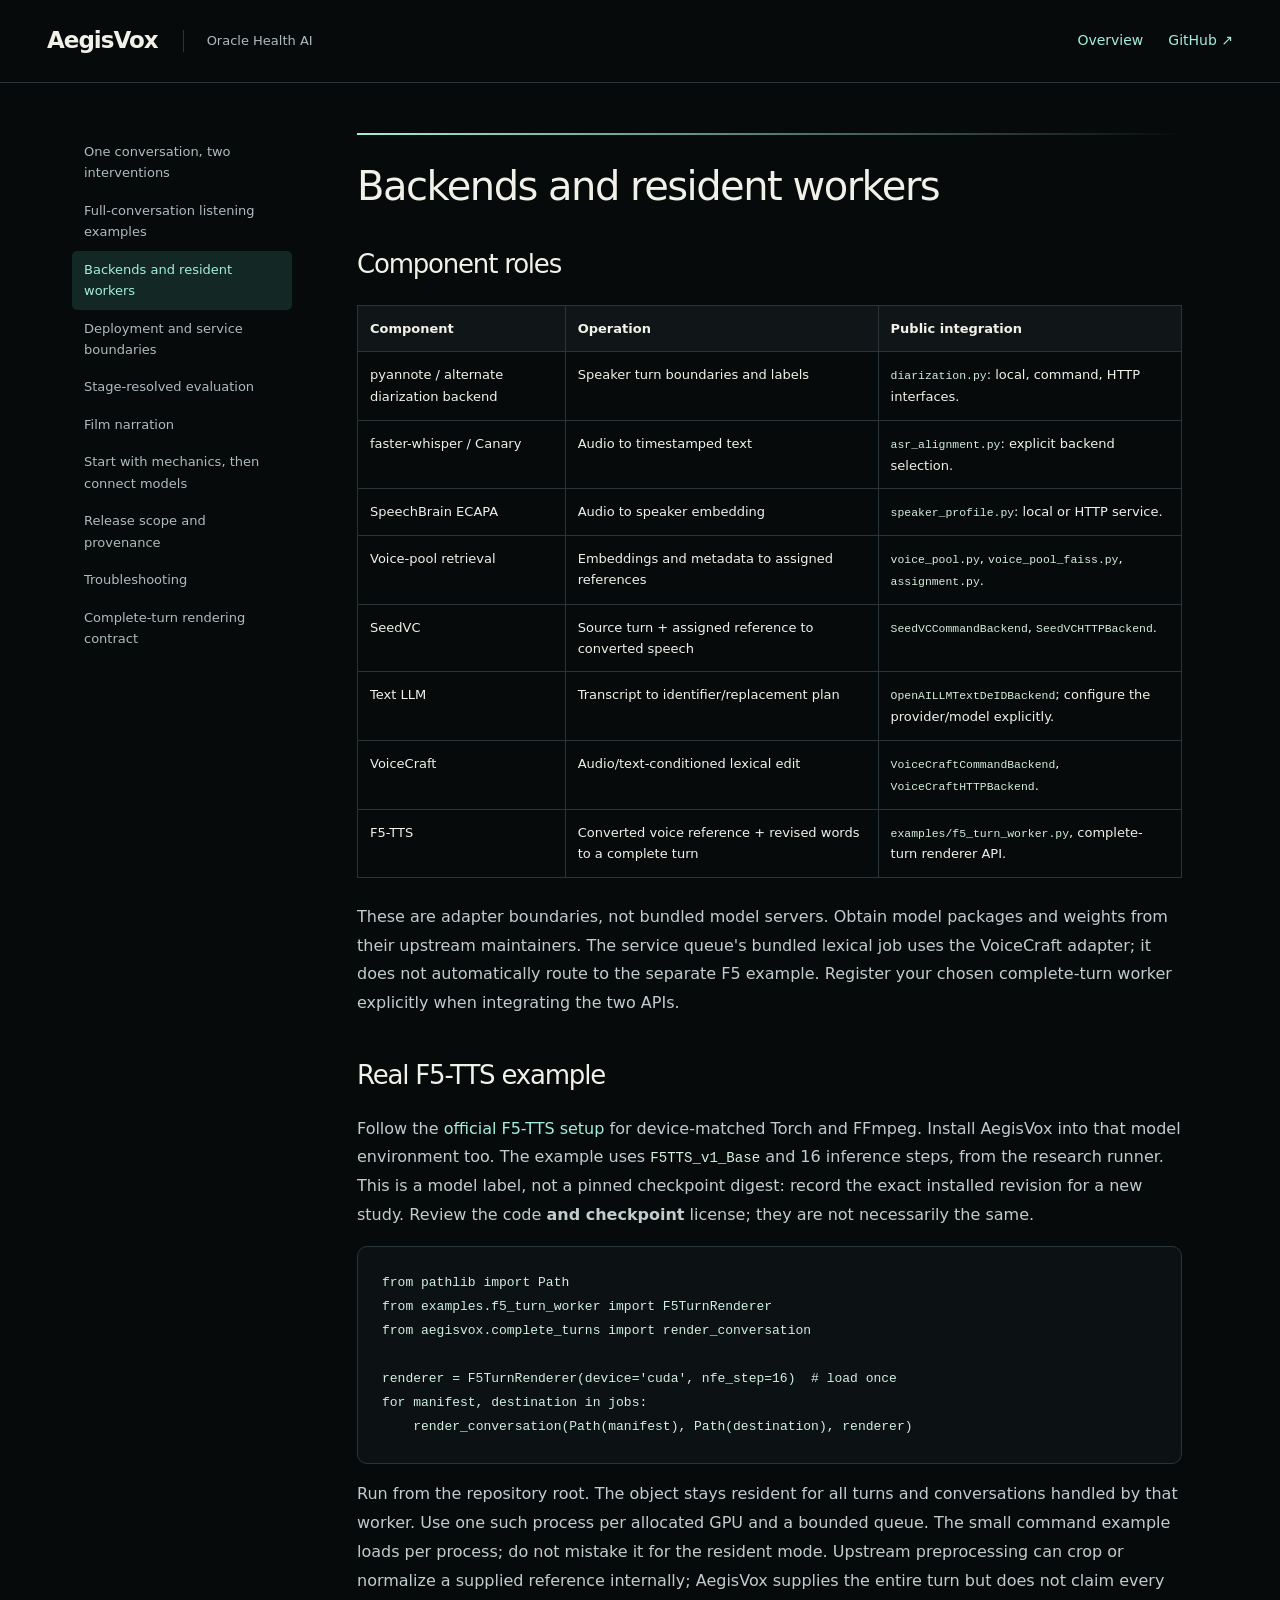
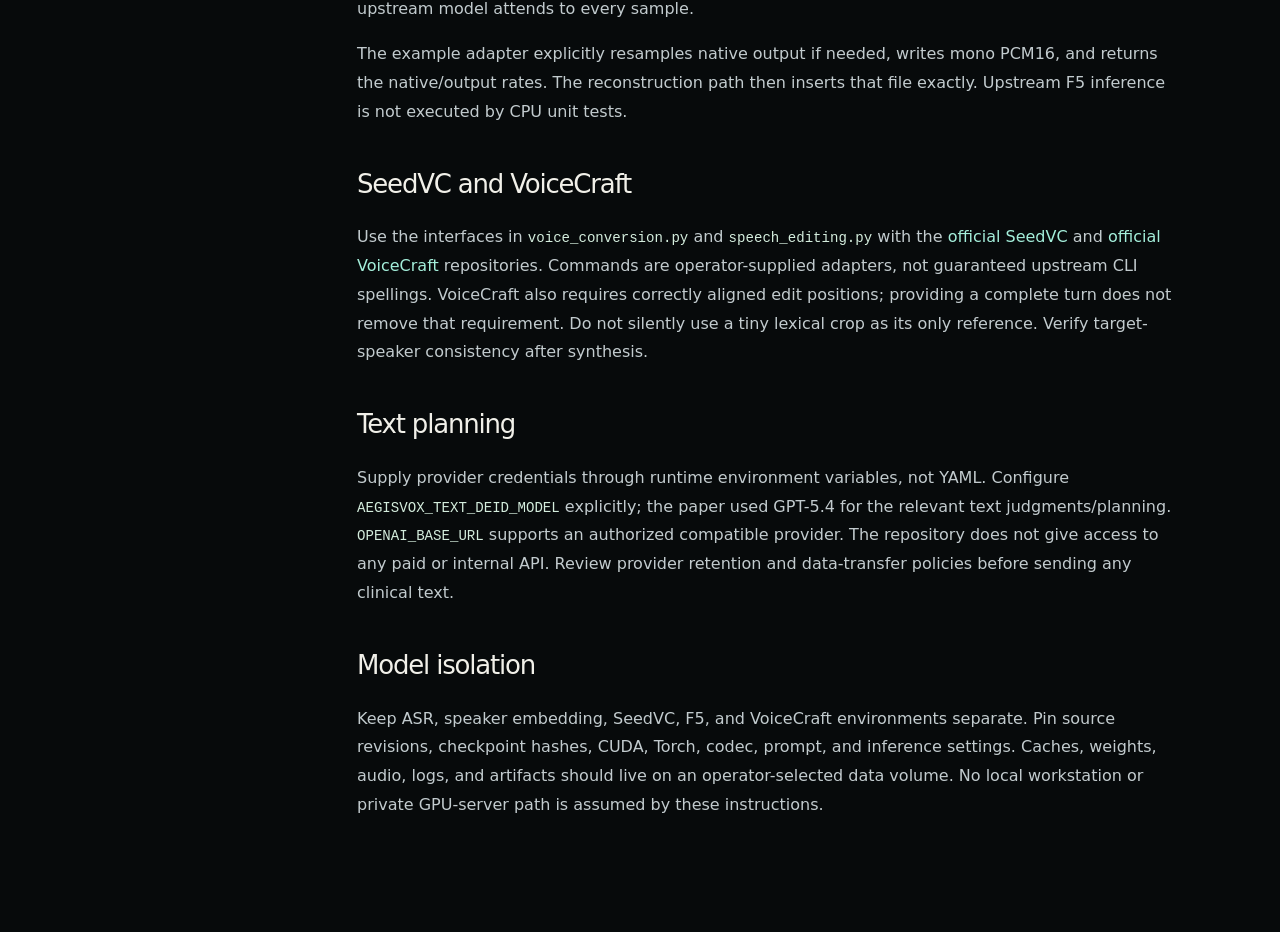
<file: docs/guides/backends.html>
<!doctype html><html lang="en"><head><meta charset="utf-8"><meta name="viewport" content="width=device-width, initial-scale=1"><title>Backends and resident workers | AegisVox</title><link rel="stylesheet" href="../assets/site.css"></head><body><a class="skip" href="#main">Skip to content</a><header><nav class="nav" aria-label="Primary"><a class="brand" href="../index.html">AegisVox</a><span class="wordmark">Oracle Health AI</span><div class="navlinks"><a href="../index.html">Overview</a><a href="https://github.com/spraphul/aegisvox">GitHub ↗</a></div></nav></header><div class="docs-layout"><nav class="sidebar" aria-label="Guides"><a class="" href="architecture.html">One conversation, two interventions</a><a class="" href="audio-examples.html">Full-conversation listening examples</a><a class="active" href="backends.html">Backends and resident workers</a><a class="" href="deployment.html">Deployment and service boundaries</a><a class="" href="evaluation.html">Stage-resolved evaluation</a><a class="" href="film-transcript.html">Film narration</a><a class="" href="quickstart.html">Start with mechanics, then connect models</a><a class="" href="release-scope.html">Release scope and provenance</a><a class="" href="troubleshooting.html">Troubleshooting</a><a class="" href="turn-contract.html">Complete-turn rendering contract</a></nav><main id="main" class="article"><div class="title-rule"></div><h1>Backends and resident workers</h1>
<h2>Component roles</h2>
<table>
<thead>
<tr>
<th>Component</th>
<th>Operation</th>
<th>Public integration</th>
</tr>
</thead>
<tbody>
<tr>
<td>pyannote / alternate diarization backend</td>
<td>Speaker turn boundaries and labels</td>
<td><code>diarization.py</code>: local, command, HTTP interfaces.</td>
</tr>
<tr>
<td>faster-whisper / Canary</td>
<td>Audio to timestamped text</td>
<td><code>asr_alignment.py</code>: explicit backend selection.</td>
</tr>
<tr>
<td>SpeechBrain ECAPA</td>
<td>Audio to speaker embedding</td>
<td><code>speaker_profile.py</code>: local or HTTP service.</td>
</tr>
<tr>
<td>Voice-pool retrieval</td>
<td>Embeddings and metadata to assigned references</td>
<td><code>voice_pool.py</code>, <code>voice_pool_faiss.py</code>, <code>assignment.py</code>.</td>
</tr>
<tr>
<td>SeedVC</td>
<td>Source turn + assigned reference to converted speech</td>
<td><code>SeedVCCommandBackend</code>, <code>SeedVCHTTPBackend</code>.</td>
</tr>
<tr>
<td>Text LLM</td>
<td>Transcript to identifier/replacement plan</td>
<td><code>OpenAILLMTextDeIDBackend</code>; configure the provider/model explicitly.</td>
</tr>
<tr>
<td>VoiceCraft</td>
<td>Audio/text-conditioned lexical edit</td>
<td><code>VoiceCraftCommandBackend</code>, <code>VoiceCraftHTTPBackend</code>.</td>
</tr>
<tr>
<td>F5-TTS</td>
<td>Converted voice reference + revised words to a complete turn</td>
<td><code>examples/f5_turn_worker.py</code>, complete-turn renderer API.</td>
</tr>
</tbody>
</table>
<p>These are adapter boundaries, not bundled model servers. Obtain model packages and
weights from their upstream maintainers. The service queue's bundled lexical job uses
the VoiceCraft adapter; it does not automatically route to the separate F5 example.
Register your chosen complete-turn worker explicitly when integrating the two APIs.</p>
<h2>Real F5-TTS example</h2>
<p>Follow the <a href="https://github.com/SWivid/F5-TTS">official F5-TTS setup</a> for device-matched
Torch and FFmpeg. Install AegisVox into that model environment too. The example uses
<code>F5TTS_v1_Base</code> and 16 inference steps, from the research runner. This is a model label,
not a pinned checkpoint digest: record the exact installed revision for a new study.
Review the code <strong>and checkpoint</strong> license; they are not necessarily the same.</p>
<pre><code class="language-python">from pathlib import Path
from examples.f5_turn_worker import F5TurnRenderer
from aegisvox.complete_turns import render_conversation

renderer = F5TurnRenderer(device='cuda', nfe_step=16)  # load once
for manifest, destination in jobs:
    render_conversation(Path(manifest), Path(destination), renderer)
</code></pre>
<p>Run from the repository root. The object stays resident for all turns and conversations
handled by that worker. Use one such process per allocated GPU and a bounded queue.
The small command example loads per process; do not mistake it for the resident mode.
Upstream preprocessing can crop or normalize a supplied reference internally; AegisVox
supplies the entire turn but does not claim every upstream model attends to every sample.</p>
<p>The example adapter explicitly resamples native output if needed, writes mono PCM16,
and returns the native/output rates. The reconstruction path then inserts that file
exactly. Upstream F5 inference is not executed by CPU unit tests.</p>
<h2>SeedVC and VoiceCraft</h2>
<p>Use the interfaces in <code>voice_conversion.py</code> and <code>speech_editing.py</code> with the
<a href="https://github.com/Plachtaa/seed-vc">official SeedVC</a> and
<a href="https://github.com/jasonppy/VoiceCraft">official VoiceCraft</a> repositories.
Commands are operator-supplied adapters, not guaranteed upstream CLI spellings.
VoiceCraft also requires correctly aligned edit positions; providing a complete turn
does not remove that requirement. Do not silently use a tiny lexical crop as its only
reference. Verify target-speaker consistency after synthesis.</p>
<h2>Text planning</h2>
<p>Supply provider credentials through runtime environment variables, not YAML. Configure
<code>AEGISVOX_TEXT_DEID_MODEL</code> explicitly; the paper used GPT-5.4 for the relevant text
judgments/planning. <code>OPENAI_BASE_URL</code> supports an authorized compatible provider. The
repository does not give access to any paid or internal API. Review provider retention
and data-transfer policies before sending any clinical text.</p>
<h2>Model isolation</h2>
<p>Keep ASR, speaker embedding, SeedVC, F5, and VoiceCraft environments separate. Pin source
revisions, checkpoint hashes, CUDA, Torch, codec, prompt, and inference settings. Caches,
weights, audio, logs, and artifacts should live on an operator-selected data volume.
No local workstation or private GPU-server path is assumed by these instructions.</p></main></div></body></html>
</file>
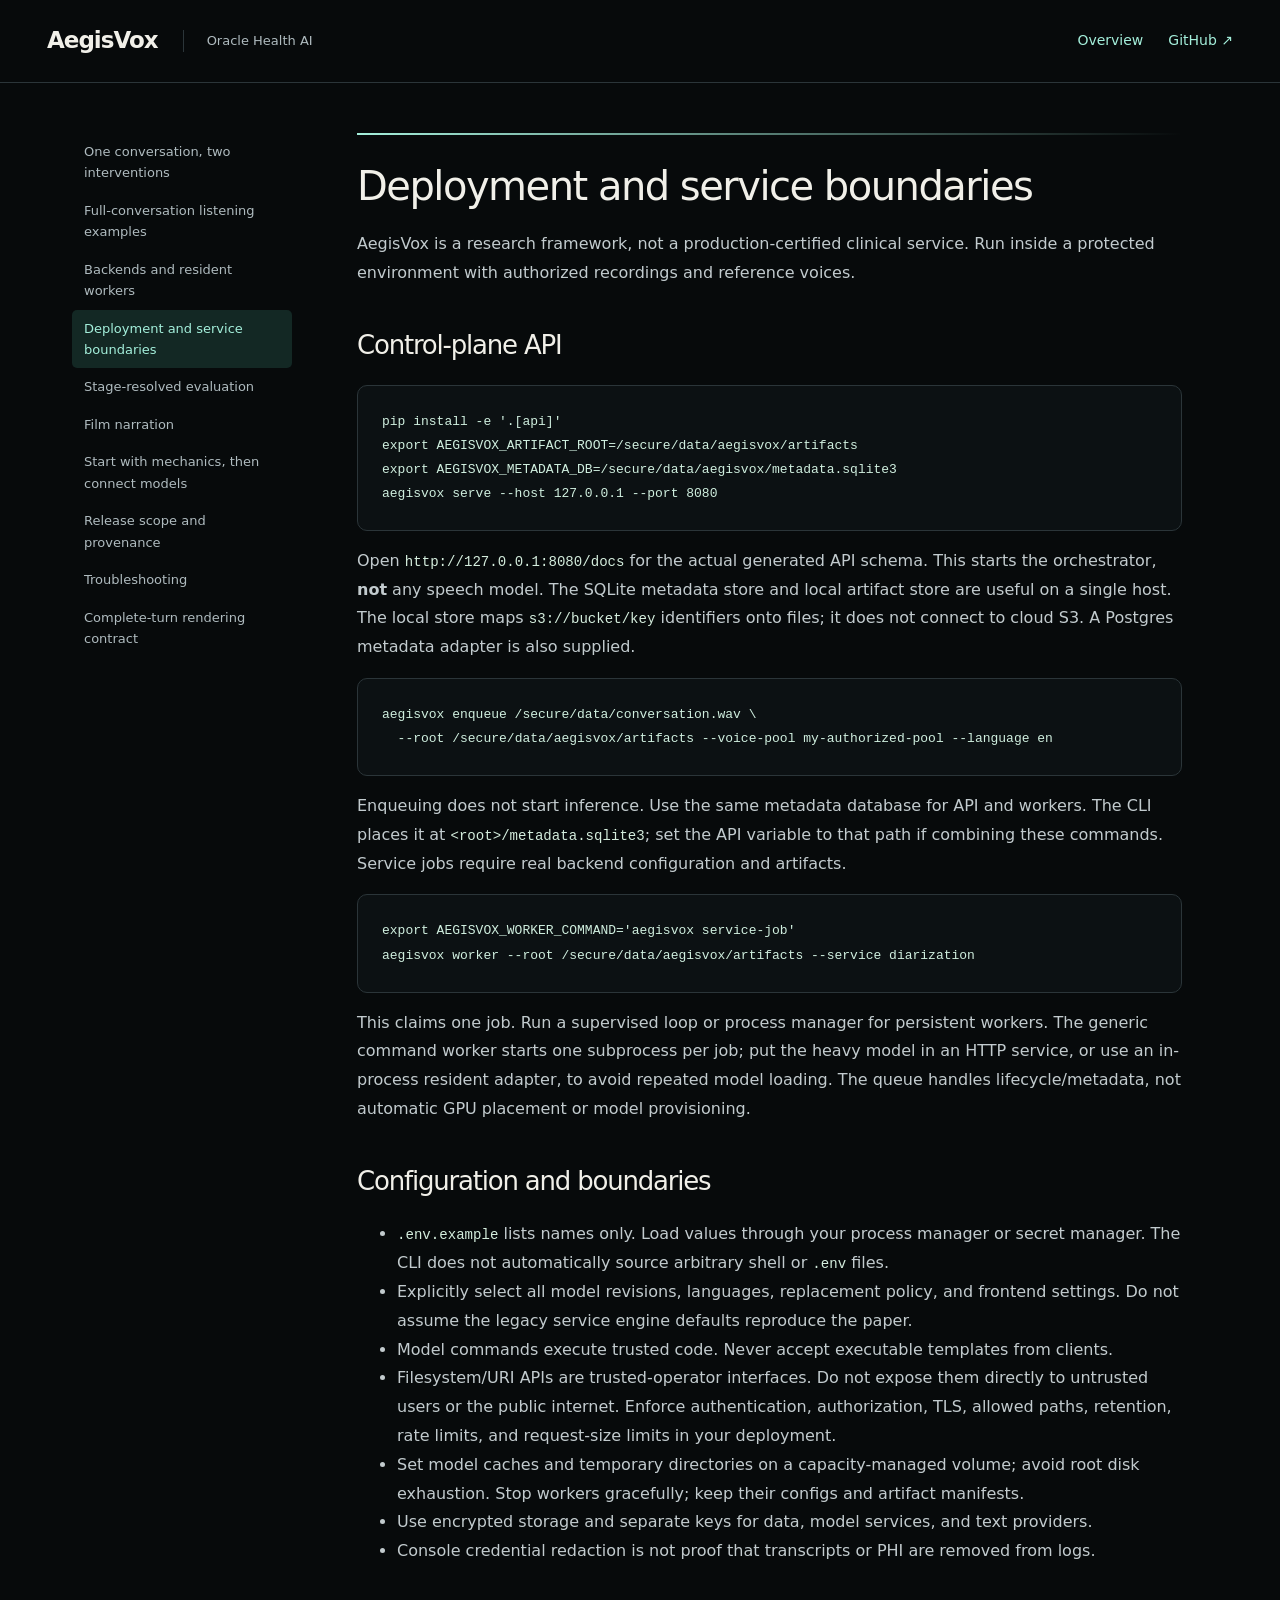
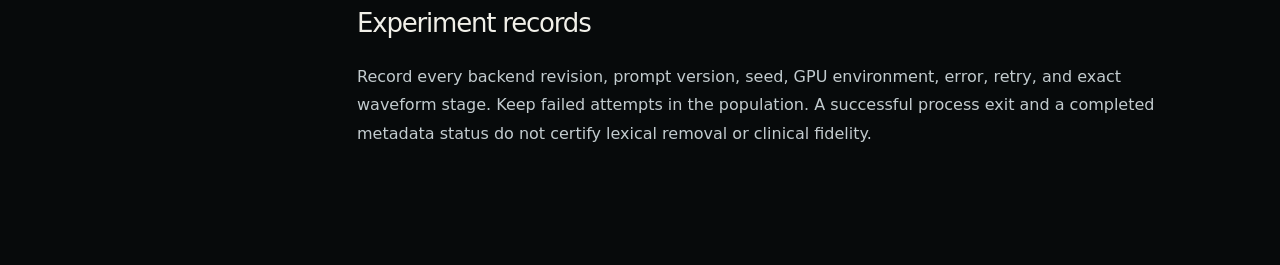
<file: docs/guides/deployment.html>
<!doctype html><html lang="en"><head><meta charset="utf-8"><meta name="viewport" content="width=device-width, initial-scale=1"><title>Deployment and service boundaries | AegisVox</title><link rel="stylesheet" href="../assets/site.css"></head><body><a class="skip" href="#main">Skip to content</a><header><nav class="nav" aria-label="Primary"><a class="brand" href="../index.html">AegisVox</a><span class="wordmark">Oracle Health AI</span><div class="navlinks"><a href="../index.html">Overview</a><a href="https://github.com/spraphul/aegisvox">GitHub ↗</a></div></nav></header><div class="docs-layout"><nav class="sidebar" aria-label="Guides"><a class="" href="architecture.html">One conversation, two interventions</a><a class="" href="audio-examples.html">Full-conversation listening examples</a><a class="" href="backends.html">Backends and resident workers</a><a class="active" href="deployment.html">Deployment and service boundaries</a><a class="" href="evaluation.html">Stage-resolved evaluation</a><a class="" href="film-transcript.html">Film narration</a><a class="" href="quickstart.html">Start with mechanics, then connect models</a><a class="" href="release-scope.html">Release scope and provenance</a><a class="" href="troubleshooting.html">Troubleshooting</a><a class="" href="turn-contract.html">Complete-turn rendering contract</a></nav><main id="main" class="article"><div class="title-rule"></div><h1>Deployment and service boundaries</h1>
<p>AegisVox is a research framework, not a production-certified clinical service.
Run inside a protected environment with authorized recordings and reference voices.</p>
<h2>Control-plane API</h2>
<pre><code class="language-bash">pip install -e '.[api]'
export AEGISVOX_ARTIFACT_ROOT=/secure/data/aegisvox/artifacts
export AEGISVOX_METADATA_DB=/secure/data/aegisvox/metadata.sqlite3
aegisvox serve --host 127.0.0.1 --port 8080
</code></pre>
<p>Open <code>http://127.0.0.1:8080/docs</code> for the actual generated API schema. This starts the
orchestrator, <strong>not</strong> any speech model. The SQLite metadata store and local artifact
store are useful on a single host. The local store maps <code>s3://bucket/key</code> identifiers
onto files; it does not connect to cloud S3. A Postgres metadata adapter is also supplied.</p>
<pre><code class="language-bash">aegisvox enqueue /secure/data/conversation.wav \
  --root /secure/data/aegisvox/artifacts --voice-pool my-authorized-pool --language en
</code></pre>
<p>Enqueuing does not start inference. Use the same metadata database for API and workers.
The CLI places it at <code>&lt;root&gt;/metadata.sqlite3</code>; set the API variable to that path if
combining these commands. Service jobs require real backend configuration and artifacts.</p>
<pre><code class="language-bash">export AEGISVOX_WORKER_COMMAND='aegisvox service-job'
aegisvox worker --root /secure/data/aegisvox/artifacts --service diarization
</code></pre>
<p>This claims one job. Run a supervised loop or process manager for persistent workers.
The generic command worker starts one subprocess per job; put the heavy model in an
HTTP service, or use an in-process resident adapter, to avoid repeated model loading.
The queue handles lifecycle/metadata, not automatic GPU placement or model provisioning.</p>
<h2>Configuration and boundaries</h2>
<ul>
<li><code>.env.example</code> lists names only. Load values through your process manager or secret
  manager. The CLI does not automatically source arbitrary shell or <code>.env</code> files.</li>
<li>Explicitly select all model revisions, languages, replacement policy, and frontend
  settings. Do not assume the legacy service engine defaults reproduce the paper.</li>
<li>Model commands execute trusted code. Never accept executable templates from clients.</li>
<li>Filesystem/URI APIs are trusted-operator interfaces. Do not expose them directly to
  untrusted users or the public internet. Enforce authentication, authorization, TLS,
  allowed paths, retention, rate limits, and request-size limits in your deployment.</li>
<li>Set model caches and temporary directories on a capacity-managed volume; avoid root
  disk exhaustion. Stop workers gracefully; keep their configs and artifact manifests.</li>
<li>Use encrypted storage and separate keys for data, model services, and text providers.</li>
<li>Console credential redaction is not proof that transcripts or PHI are removed from logs.</li>
</ul>
<h2>Experiment records</h2>
<p>Record every backend revision, prompt version, seed, GPU environment, error, retry,
and exact waveform stage. Keep failed attempts in the population. A successful process
exit and a completed metadata status do not certify lexical removal or clinical fidelity.</p></main></div></body></html>
</file>
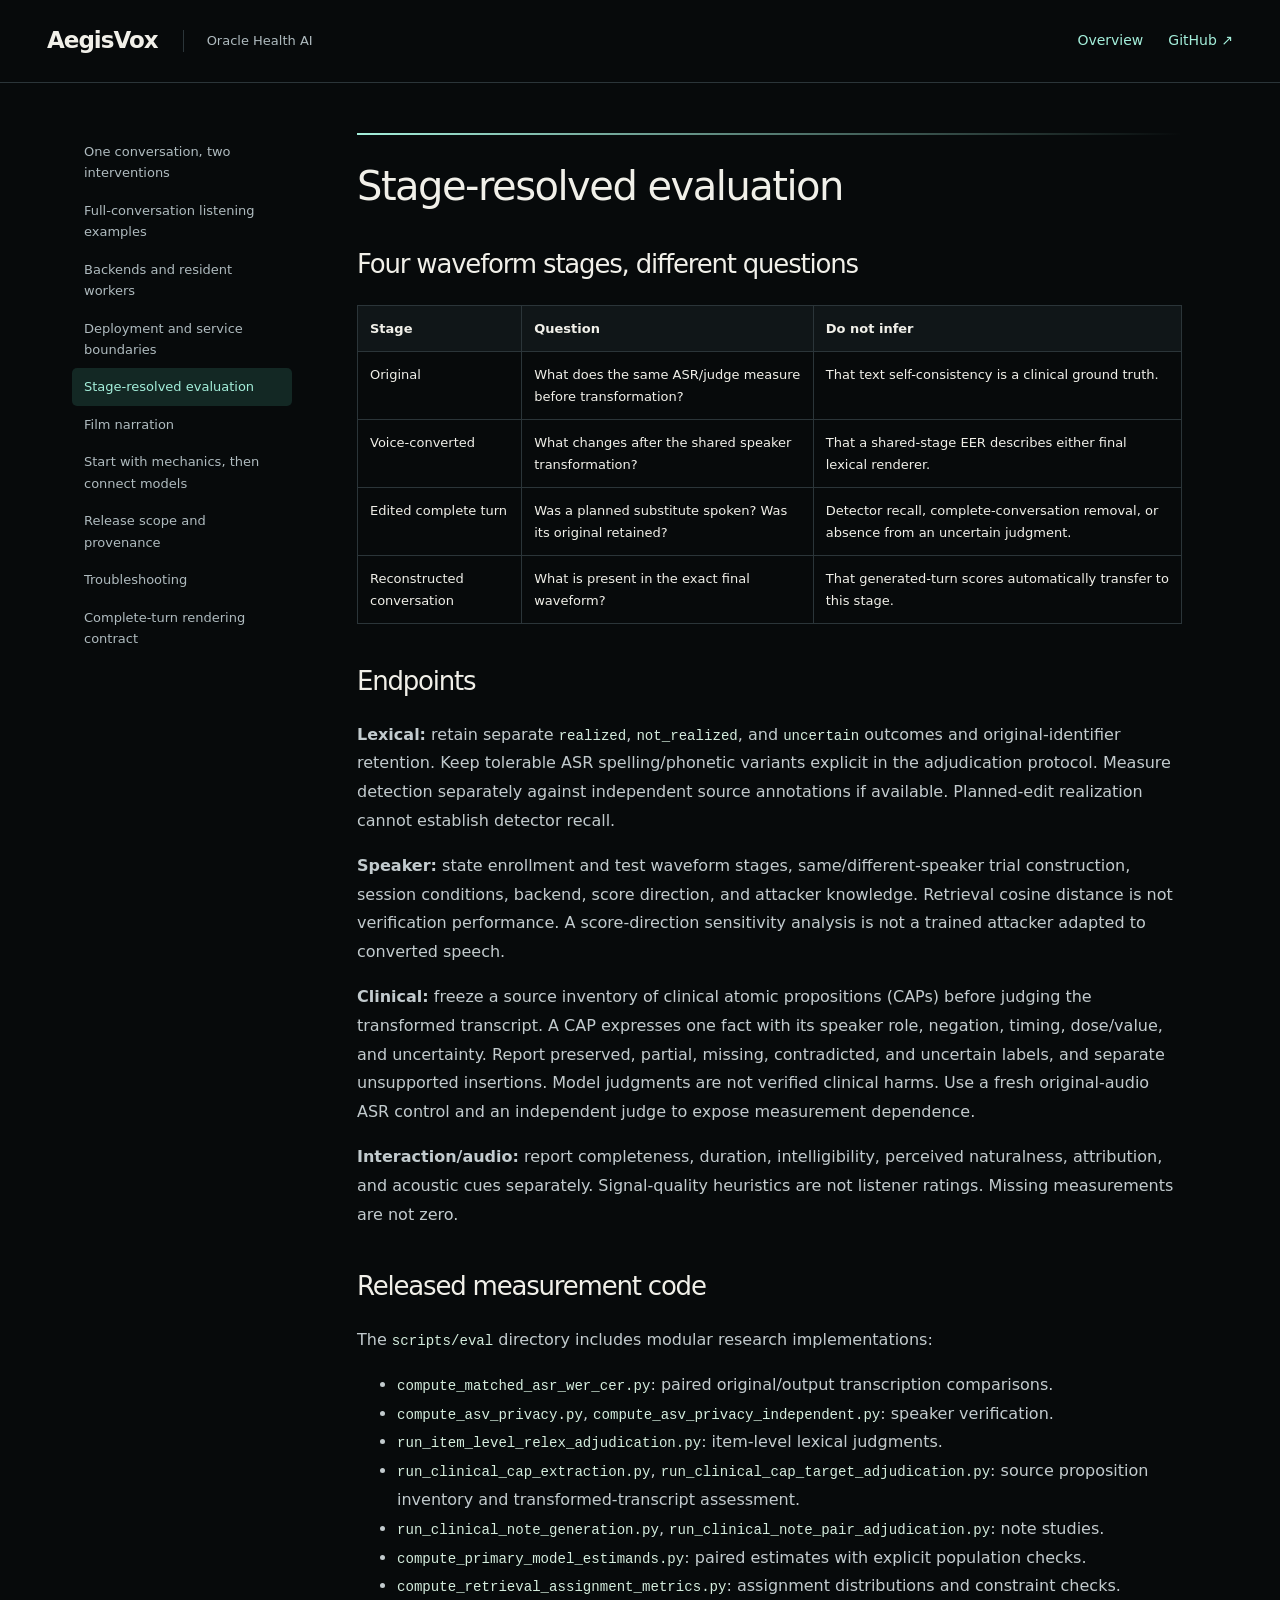
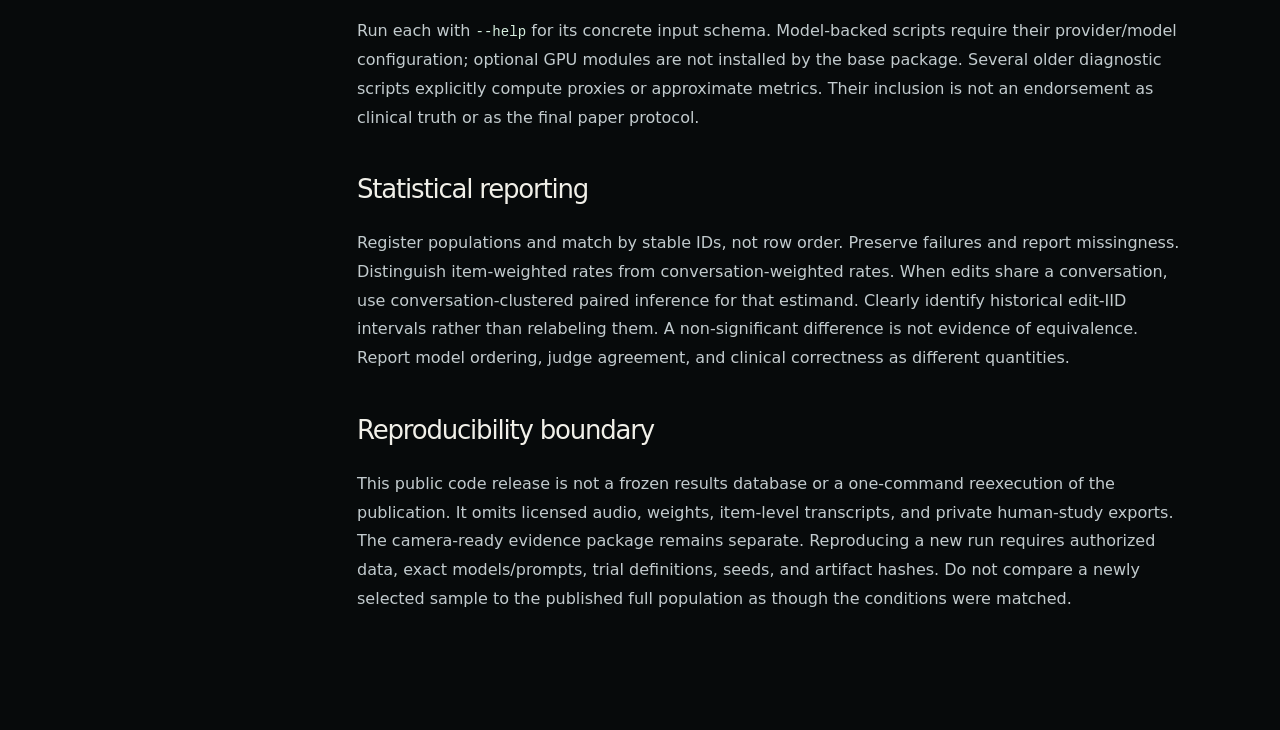
<file: docs/guides/evaluation.html>
<!doctype html><html lang="en"><head><meta charset="utf-8"><meta name="viewport" content="width=device-width, initial-scale=1"><title>Stage-resolved evaluation | AegisVox</title><link rel="stylesheet" href="../assets/site.css"></head><body><a class="skip" href="#main">Skip to content</a><header><nav class="nav" aria-label="Primary"><a class="brand" href="../index.html">AegisVox</a><span class="wordmark">Oracle Health AI</span><div class="navlinks"><a href="../index.html">Overview</a><a href="https://github.com/spraphul/aegisvox">GitHub ↗</a></div></nav></header><div class="docs-layout"><nav class="sidebar" aria-label="Guides"><a class="" href="architecture.html">One conversation, two interventions</a><a class="" href="audio-examples.html">Full-conversation listening examples</a><a class="" href="backends.html">Backends and resident workers</a><a class="" href="deployment.html">Deployment and service boundaries</a><a class="active" href="evaluation.html">Stage-resolved evaluation</a><a class="" href="film-transcript.html">Film narration</a><a class="" href="quickstart.html">Start with mechanics, then connect models</a><a class="" href="release-scope.html">Release scope and provenance</a><a class="" href="troubleshooting.html">Troubleshooting</a><a class="" href="turn-contract.html">Complete-turn rendering contract</a></nav><main id="main" class="article"><div class="title-rule"></div><h1>Stage-resolved evaluation</h1>
<h2>Four waveform stages, different questions</h2>
<table>
<thead>
<tr>
<th>Stage</th>
<th>Question</th>
<th>Do not infer</th>
</tr>
</thead>
<tbody>
<tr>
<td>Original</td>
<td>What does the same ASR/judge measure before transformation?</td>
<td>That text self-consistency is a clinical ground truth.</td>
</tr>
<tr>
<td>Voice-converted</td>
<td>What changes after the shared speaker transformation?</td>
<td>That a shared-stage EER describes either final lexical renderer.</td>
</tr>
<tr>
<td>Edited complete turn</td>
<td>Was a planned substitute spoken? Was its original retained?</td>
<td>Detector recall, complete-conversation removal, or absence from an uncertain judgment.</td>
</tr>
<tr>
<td>Reconstructed conversation</td>
<td>What is present in the exact final waveform?</td>
<td>That generated-turn scores automatically transfer to this stage.</td>
</tr>
</tbody>
</table>
<h2>Endpoints</h2>
<p><strong>Lexical:</strong> retain separate <code>realized</code>, <code>not_realized</code>, and <code>uncertain</code> outcomes and
original-identifier retention. Keep tolerable ASR spelling/phonetic variants explicit
in the adjudication protocol. Measure detection separately against independent source
annotations if available. Planned-edit realization cannot establish detector recall.</p>
<p><strong>Speaker:</strong> state enrollment and test waveform stages, same/different-speaker trial
construction, session conditions, backend, score direction, and attacker knowledge.
Retrieval cosine distance is not verification performance. A score-direction sensitivity
analysis is not a trained attacker adapted to converted speech.</p>
<p><strong>Clinical:</strong> freeze a source inventory of clinical atomic propositions (CAPs) before
judging the transformed transcript. A CAP expresses one fact with its speaker role,
negation, timing, dose/value, and uncertainty. Report preserved, partial, missing,
contradicted, and uncertain labels, and separate unsupported insertions. Model judgments
are not verified clinical harms. Use a fresh original-audio ASR control and an independent
judge to expose measurement dependence.</p>
<p><strong>Interaction/audio:</strong> report completeness, duration, intelligibility, perceived
naturalness, attribution, and acoustic cues separately. Signal-quality heuristics are
not listener ratings. Missing measurements are not zero.</p>
<h2>Released measurement code</h2>
<p>The <code>scripts/eval</code> directory includes modular research implementations:</p>
<ul>
<li><code>compute_matched_asr_wer_cer.py</code>: paired original/output transcription comparisons.</li>
<li><code>compute_asv_privacy.py</code>, <code>compute_asv_privacy_independent.py</code>: speaker verification.</li>
<li><code>run_item_level_relex_adjudication.py</code>: item-level lexical judgments.</li>
<li><code>run_clinical_cap_extraction.py</code>, <code>run_clinical_cap_target_adjudication.py</code>: source
  proposition inventory and transformed-transcript assessment.</li>
<li><code>run_clinical_note_generation.py</code>, <code>run_clinical_note_pair_adjudication.py</code>: note studies.</li>
<li><code>compute_primary_model_estimands.py</code>: paired estimates with explicit population checks.</li>
<li><code>compute_retrieval_assignment_metrics.py</code>: assignment distributions and constraint checks.</li>
</ul>
<p>Run each with <code>--help</code> for its concrete input schema. Model-backed scripts require their
provider/model configuration; optional GPU modules are not installed by the base package.
Several older diagnostic scripts explicitly compute proxies or approximate metrics.
Their inclusion is not an endorsement as clinical truth or as the final paper protocol.</p>
<h2>Statistical reporting</h2>
<p>Register populations and match by stable IDs, not row order. Preserve failures and
report missingness. Distinguish item-weighted rates from conversation-weighted rates.
When edits share a conversation, use conversation-clustered paired inference for that
estimand. Clearly identify historical edit-IID intervals rather than relabeling them.
A non-significant difference is not evidence of equivalence. Report model ordering,
judge agreement, and clinical correctness as different quantities.</p>
<h2>Reproducibility boundary</h2>
<p>This public code release is not a frozen results database or a one-command reexecution
of the publication. It omits licensed audio, weights, item-level transcripts, and private
human-study exports. The camera-ready evidence package remains separate. Reproducing a
new run requires authorized data, exact models/prompts, trial definitions, seeds, and
artifact hashes. Do not compare a newly selected sample to the published full population
as though the conditions were matched.</p></main></div></body></html>
</file>
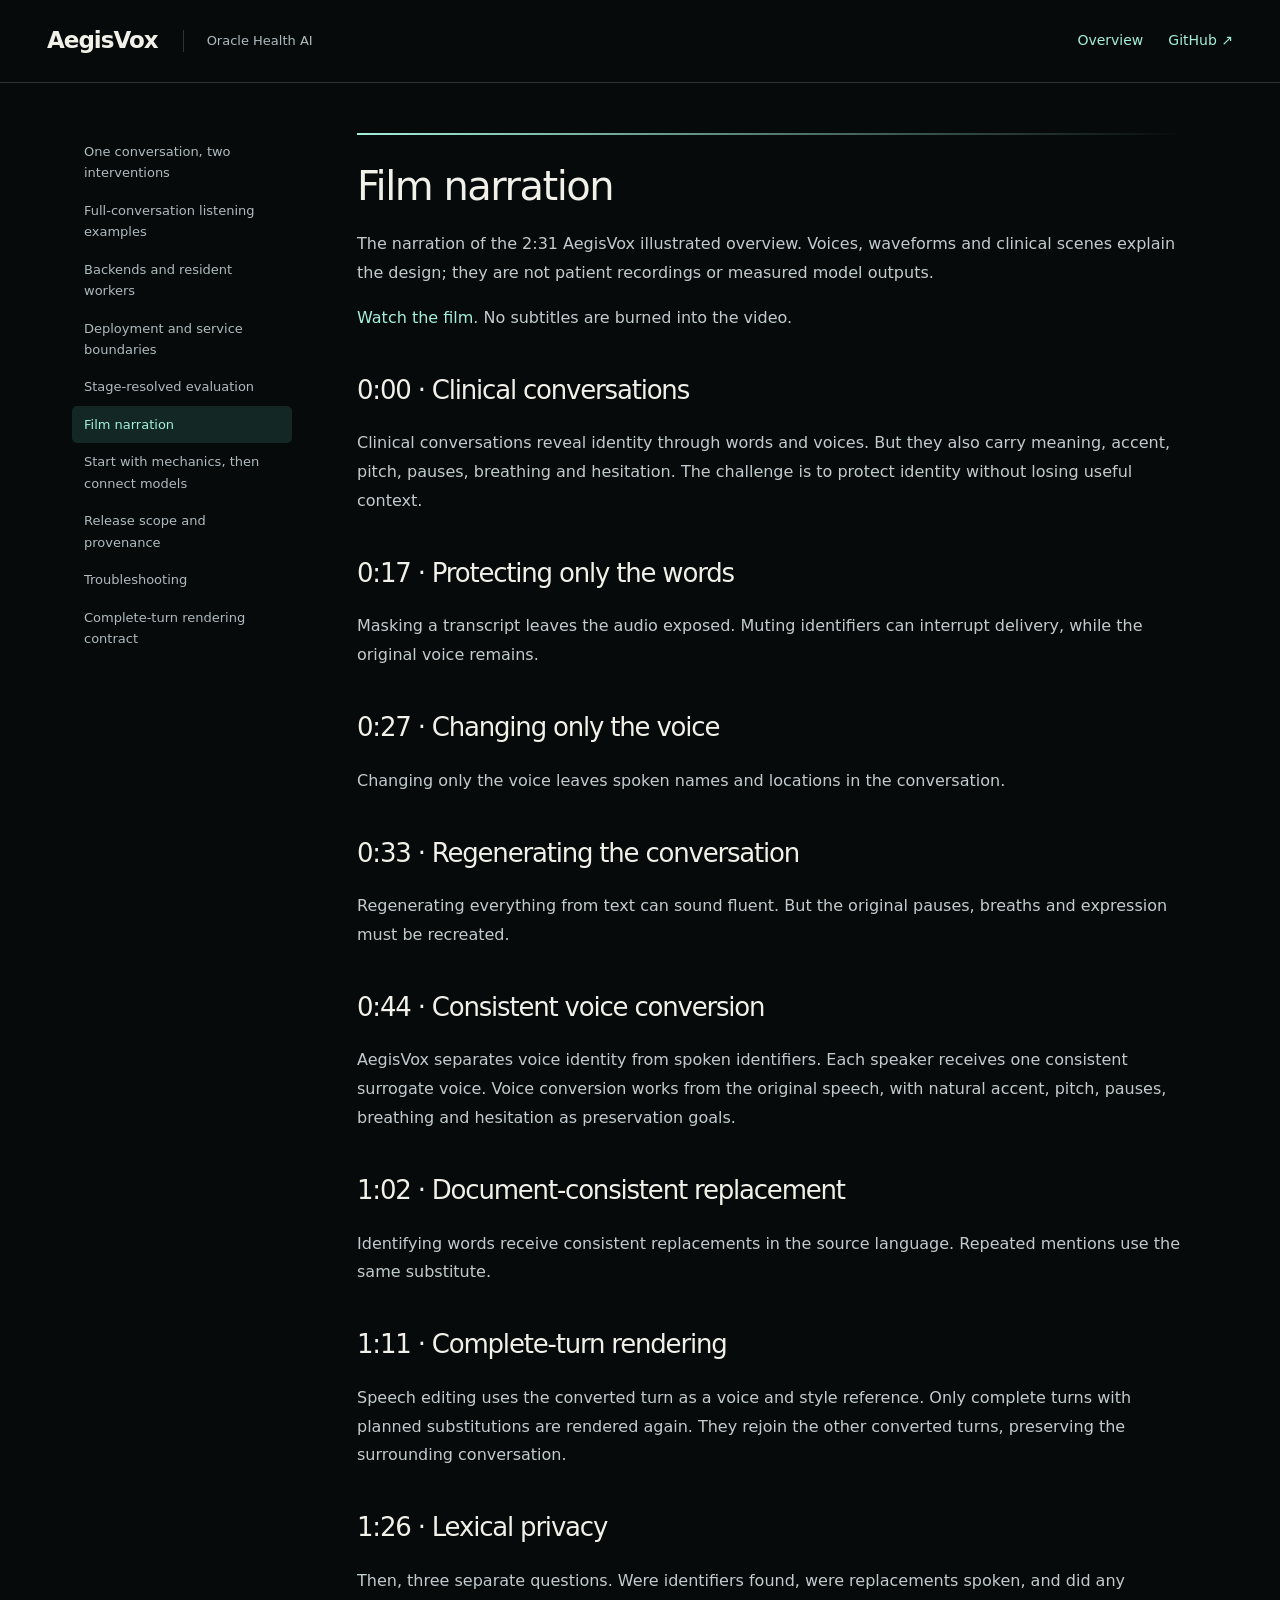
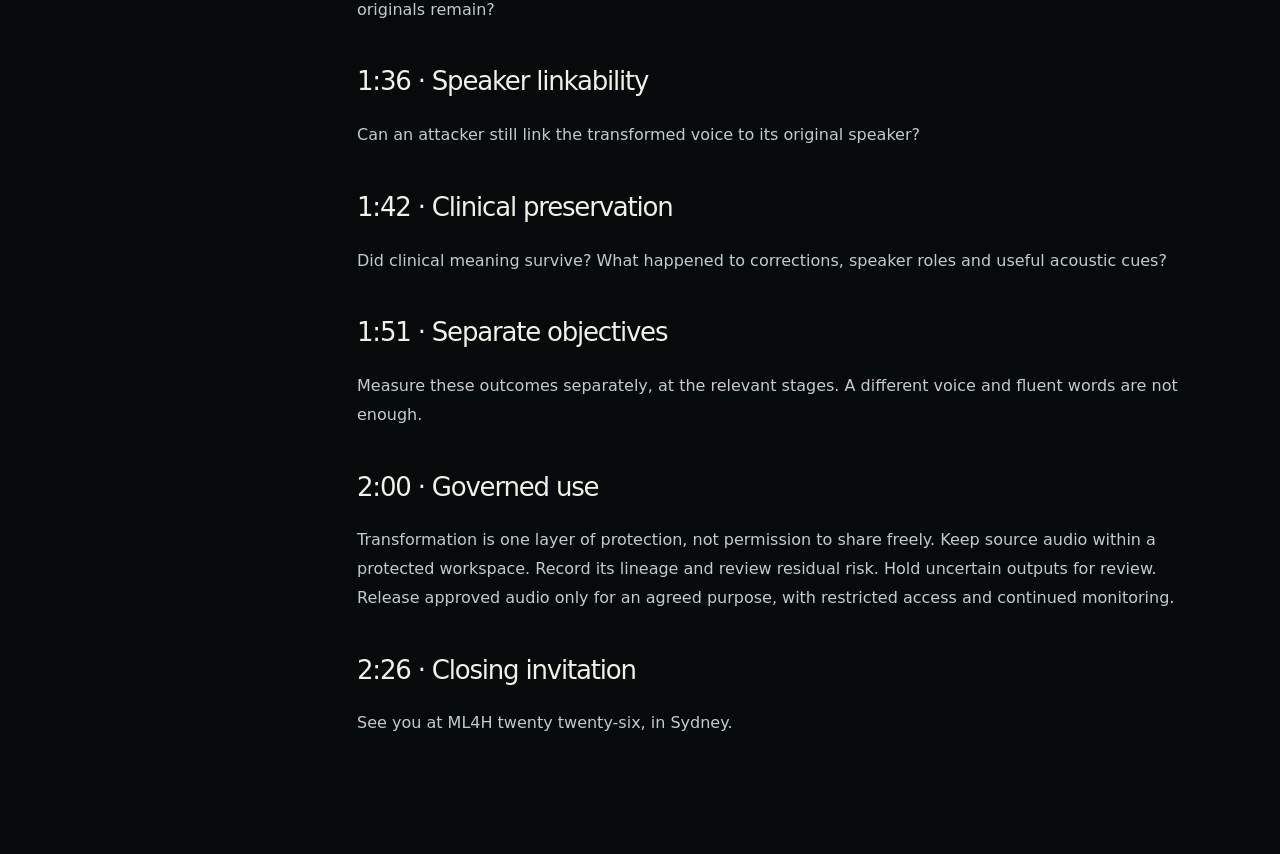
<file: docs/guides/film-transcript.html>
<!doctype html><html lang="en"><head><meta charset="utf-8"><meta name="viewport" content="width=device-width, initial-scale=1"><title>Film narration | AegisVox</title><link rel="stylesheet" href="../assets/site.css"></head><body><a class="skip" href="#main">Skip to content</a><header><nav class="nav" aria-label="Primary"><a class="brand" href="../index.html">AegisVox</a><span class="wordmark">Oracle Health AI</span><div class="navlinks"><a href="../index.html">Overview</a><a href="https://github.com/spraphul/aegisvox">GitHub ↗</a></div></nav></header><div class="docs-layout"><nav class="sidebar" aria-label="Guides"><a class="" href="architecture.html">One conversation, two interventions</a><a class="" href="audio-examples.html">Full-conversation listening examples</a><a class="" href="backends.html">Backends and resident workers</a><a class="" href="deployment.html">Deployment and service boundaries</a><a class="" href="evaluation.html">Stage-resolved evaluation</a><a class="active" href="film-transcript.html">Film narration</a><a class="" href="quickstart.html">Start with mechanics, then connect models</a><a class="" href="release-scope.html">Release scope and provenance</a><a class="" href="troubleshooting.html">Troubleshooting</a><a class="" href="turn-contract.html">Complete-turn rendering contract</a></nav><main id="main" class="article"><div class="title-rule"></div><h1>Film narration</h1>
<p>The narration of the 2:31 AegisVox illustrated overview. Voices, waveforms and clinical scenes explain the design; they are not patient recordings or measured model outputs.</p>
<p><a href="../index.html#film">Watch the film</a>. No subtitles are burned into the video.</p>
<h2>0:00 · Clinical conversations</h2>
<p>Clinical conversations reveal identity through words and voices. But they also carry meaning, accent, pitch, pauses, breathing and hesitation. The challenge is to protect identity without losing useful context.</p>
<h2>0:17 · Protecting only the words</h2>
<p>Masking a transcript leaves the audio exposed. Muting identifiers can interrupt delivery, while the original voice remains.</p>
<h2>0:27 · Changing only the voice</h2>
<p>Changing only the voice leaves spoken names and locations in the conversation.</p>
<h2>0:33 · Regenerating the conversation</h2>
<p>Regenerating everything from text can sound fluent. But the original pauses, breaths and expression must be recreated.</p>
<h2>0:44 · Consistent voice conversion</h2>
<p>AegisVox separates voice identity from spoken identifiers. Each speaker receives one consistent surrogate voice. Voice conversion works from the original speech, with natural accent, pitch, pauses, breathing and hesitation as preservation goals.</p>
<h2>1:02 · Document-consistent replacement</h2>
<p>Identifying words receive consistent replacements in the source language. Repeated mentions use the same substitute.</p>
<h2>1:11 · Complete-turn rendering</h2>
<p>Speech editing uses the converted turn as a voice and style reference. Only complete turns with planned substitutions are rendered again. They rejoin the other converted turns, preserving the surrounding conversation.</p>
<h2>1:26 · Lexical privacy</h2>
<p>Then, three separate questions. Were identifiers found, were replacements spoken, and did any originals remain?</p>
<h2>1:36 · Speaker linkability</h2>
<p>Can an attacker still link the transformed voice to its original speaker?</p>
<h2>1:42 · Clinical preservation</h2>
<p>Did clinical meaning survive? What happened to corrections, speaker roles and useful acoustic cues?</p>
<h2>1:51 · Separate objectives</h2>
<p>Measure these outcomes separately, at the relevant stages. A different voice and fluent words are not enough.</p>
<h2>2:00 · Governed use</h2>
<p>Transformation is one layer of protection, not permission to share freely. Keep source audio within a protected workspace. Record its lineage and review residual risk. Hold uncertain outputs for review. Release approved audio only for an agreed purpose, with restricted access and continued monitoring.</p>
<h2>2:26 · Closing invitation</h2>
<p>See you at ML4H twenty twenty-six, in Sydney.</p></main></div></body></html>
</file>
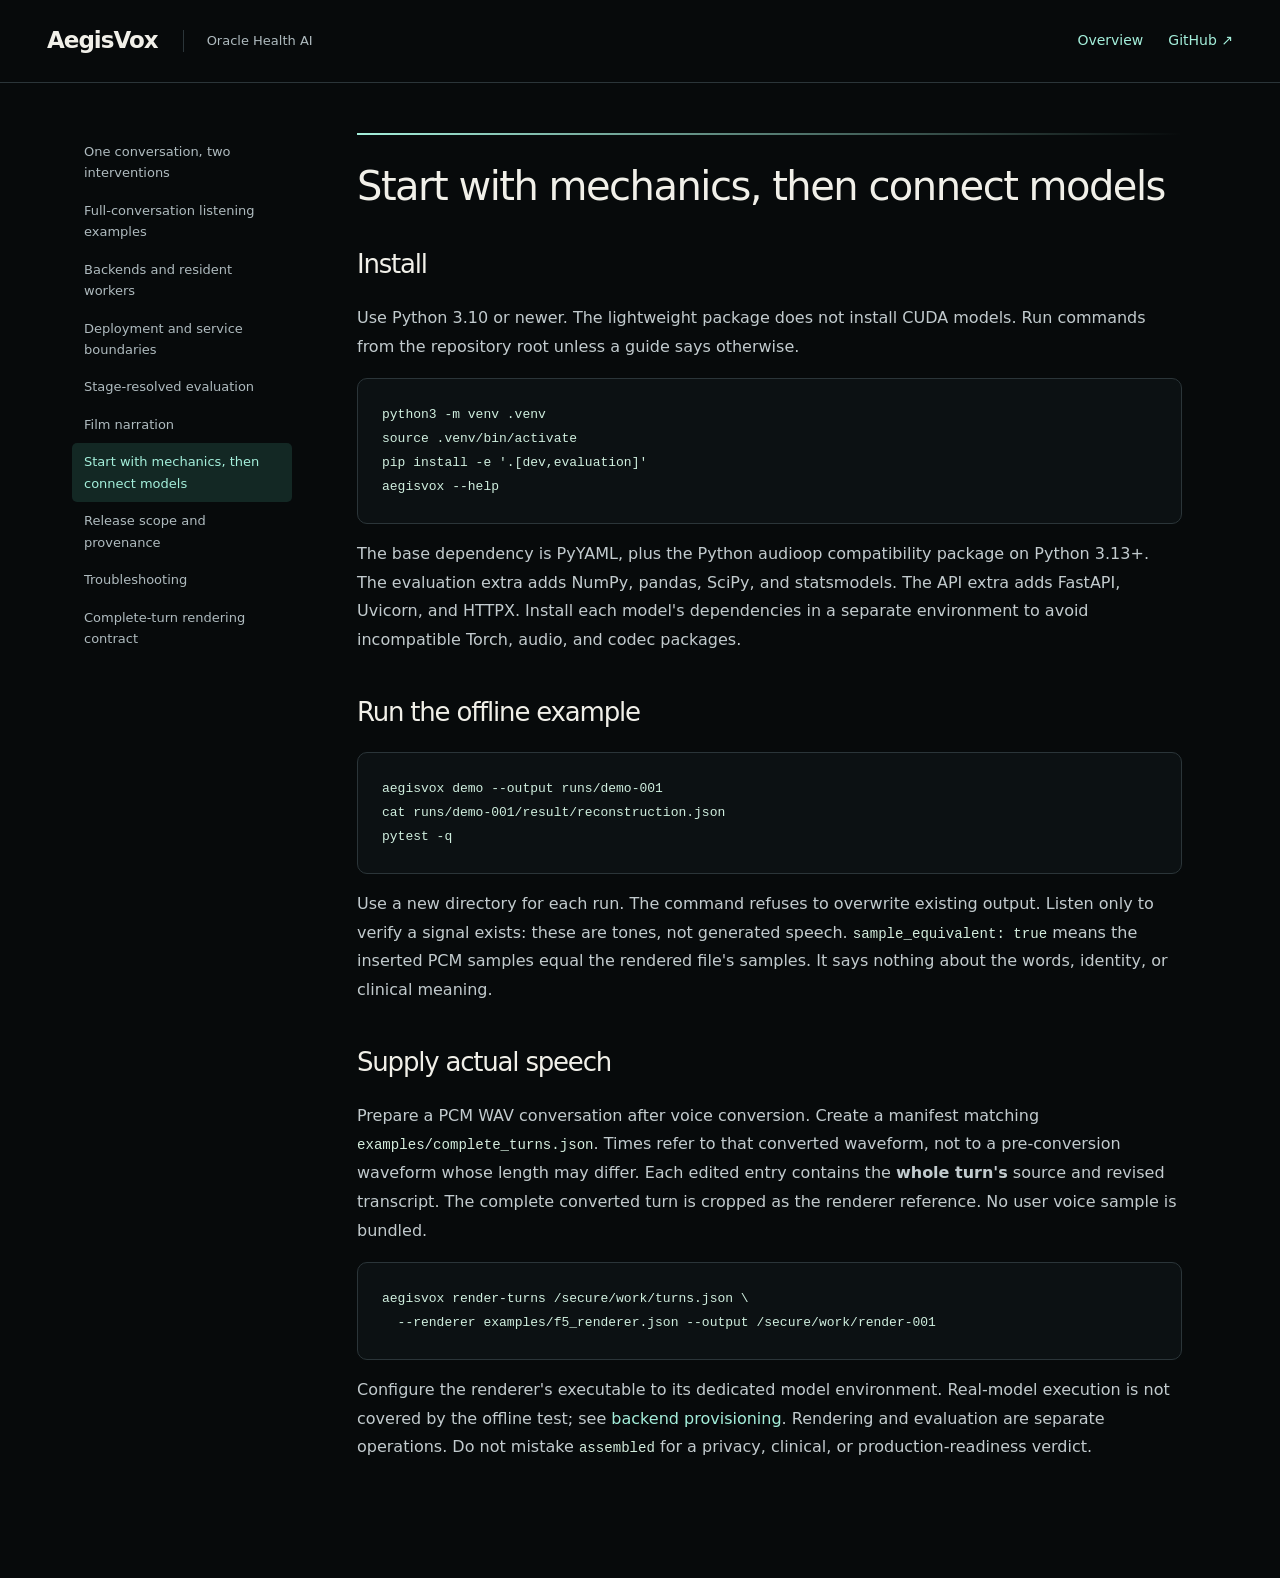
<file: docs/guides/quickstart.html>
<!doctype html><html lang="en"><head><meta charset="utf-8"><meta name="viewport" content="width=device-width, initial-scale=1"><title>Start with mechanics, then connect models | AegisVox</title><link rel="stylesheet" href="../assets/site.css"></head><body><a class="skip" href="#main">Skip to content</a><header><nav class="nav" aria-label="Primary"><a class="brand" href="../index.html">AegisVox</a><span class="wordmark">Oracle Health AI</span><div class="navlinks"><a href="../index.html">Overview</a><a href="https://github.com/spraphul/aegisvox">GitHub ↗</a></div></nav></header><div class="docs-layout"><nav class="sidebar" aria-label="Guides"><a class="" href="architecture.html">One conversation, two interventions</a><a class="" href="audio-examples.html">Full-conversation listening examples</a><a class="" href="backends.html">Backends and resident workers</a><a class="" href="deployment.html">Deployment and service boundaries</a><a class="" href="evaluation.html">Stage-resolved evaluation</a><a class="" href="film-transcript.html">Film narration</a><a class="active" href="quickstart.html">Start with mechanics, then connect models</a><a class="" href="release-scope.html">Release scope and provenance</a><a class="" href="troubleshooting.html">Troubleshooting</a><a class="" href="turn-contract.html">Complete-turn rendering contract</a></nav><main id="main" class="article"><div class="title-rule"></div><h1>Start with mechanics, then connect models</h1>
<h2>Install</h2>
<p>Use Python 3.10 or newer. The lightweight package does not install CUDA models.
Run commands from the repository root unless a guide says otherwise.</p>
<pre><code class="language-bash">python3 -m venv .venv
source .venv/bin/activate
pip install -e '.[dev,evaluation]'
aegisvox --help
</code></pre>
<p>The base dependency is PyYAML, plus the Python audioop compatibility package on
Python 3.13+. The evaluation extra adds NumPy, pandas, SciPy, and statsmodels.
The API extra adds FastAPI, Uvicorn, and HTTPX. Install each model's dependencies
in a separate environment to avoid incompatible Torch, audio, and codec packages.</p>
<h2>Run the offline example</h2>
<pre><code class="language-bash">aegisvox demo --output runs/demo-001
cat runs/demo-001/result/reconstruction.json
pytest -q
</code></pre>
<p>Use a new directory for each run. The command refuses to overwrite existing output.
Listen only to verify a signal exists: these are tones, not generated speech.
<code>sample_equivalent: true</code> means the inserted PCM samples equal the rendered file's
samples. It says nothing about the words, identity, or clinical meaning.</p>
<h2>Supply actual speech</h2>
<p>Prepare a PCM WAV conversation after voice conversion. Create a manifest matching
<code>examples/complete_turns.json</code>. Times refer to that converted waveform, not to a
pre-conversion waveform whose length may differ. Each edited entry contains the
<strong>whole turn's</strong> source and revised transcript. The complete converted turn is
cropped as the renderer reference. No user voice sample is bundled.</p>
<pre><code class="language-bash">aegisvox render-turns /secure/work/turns.json \
  --renderer examples/f5_renderer.json --output /secure/work/render-001
</code></pre>
<p>Configure the renderer's executable to its dedicated model environment. Real-model
execution is not covered by the offline test; see <a href="backends.html">backend provisioning</a>.
Rendering and evaluation are separate operations. Do not mistake <code>assembled</code> for a
privacy, clinical, or production-readiness verdict.</p></main></div></body></html>
</file>
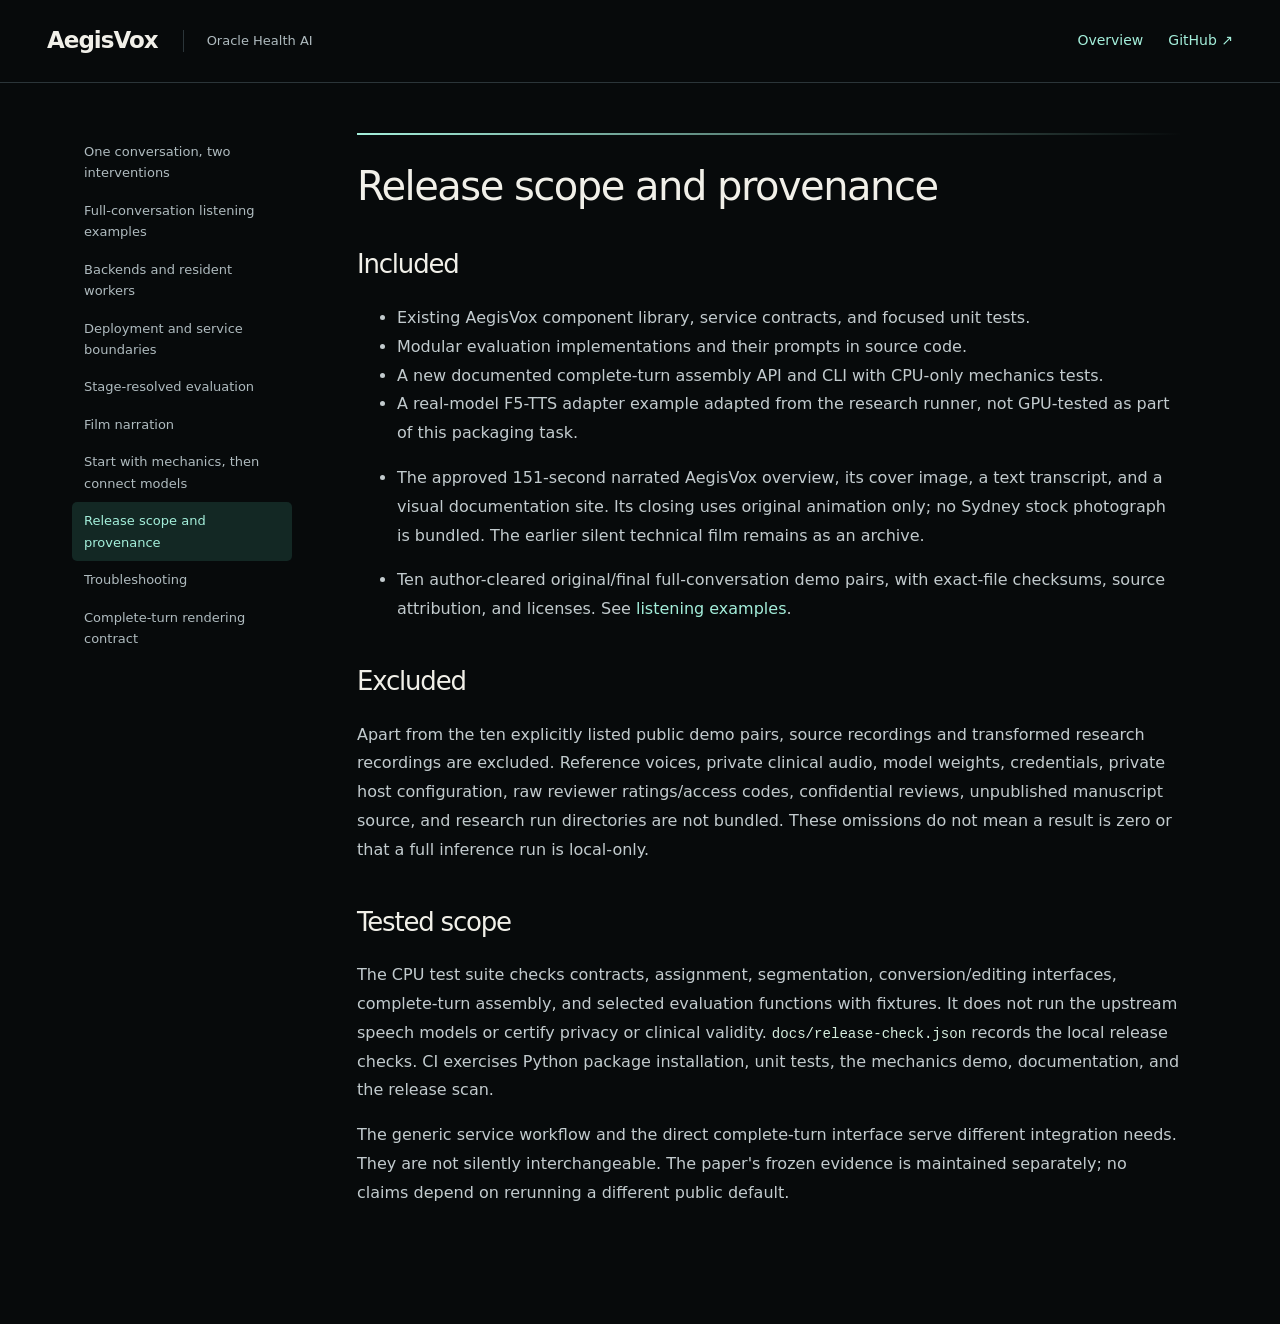
<file: docs/guides/release-scope.html>
<!doctype html><html lang="en"><head><meta charset="utf-8"><meta name="viewport" content="width=device-width, initial-scale=1"><title>Release scope and provenance | AegisVox</title><link rel="stylesheet" href="../assets/site.css"></head><body><a class="skip" href="#main">Skip to content</a><header><nav class="nav" aria-label="Primary"><a class="brand" href="../index.html">AegisVox</a><span class="wordmark">Oracle Health AI</span><div class="navlinks"><a href="../index.html">Overview</a><a href="https://github.com/spraphul/aegisvox">GitHub ↗</a></div></nav></header><div class="docs-layout"><nav class="sidebar" aria-label="Guides"><a class="" href="architecture.html">One conversation, two interventions</a><a class="" href="audio-examples.html">Full-conversation listening examples</a><a class="" href="backends.html">Backends and resident workers</a><a class="" href="deployment.html">Deployment and service boundaries</a><a class="" href="evaluation.html">Stage-resolved evaluation</a><a class="" href="film-transcript.html">Film narration</a><a class="" href="quickstart.html">Start with mechanics, then connect models</a><a class="active" href="release-scope.html">Release scope and provenance</a><a class="" href="troubleshooting.html">Troubleshooting</a><a class="" href="turn-contract.html">Complete-turn rendering contract</a></nav><main id="main" class="article"><div class="title-rule"></div><h1>Release scope and provenance</h1>
<h2>Included</h2>
<ul>
<li>Existing AegisVox component library, service contracts, and focused unit tests.</li>
<li>Modular evaluation implementations and their prompts in source code.</li>
<li>A new documented complete-turn assembly API and CLI with CPU-only mechanics tests.</li>
<li>A real-model F5-TTS adapter example adapted from the research runner, not GPU-tested
  as part of this packaging task.</li>
<li>
<p>The approved 151-second narrated AegisVox overview, its cover image, a text transcript,
  and a visual documentation site. Its closing uses original animation only; no Sydney
  stock photograph is bundled. The earlier silent technical film remains as an archive.</p>
</li>
<li>
<p>Ten author-cleared original/final full-conversation demo pairs, with exact-file
  checksums, source attribution, and licenses. See <a href="audio-examples.html">listening examples</a>.</p>
</li>
</ul>
<h2>Excluded</h2>
<p>Apart from the ten explicitly listed public demo pairs, source recordings and
transformed research recordings are excluded. Reference voices, private clinical audio, model weights,
credentials, private host configuration, raw reviewer ratings/access codes, confidential
reviews, unpublished manuscript source, and research run directories are not bundled.
These omissions do not mean a result is zero or that a full inference run is local-only.</p>
<h2>Tested scope</h2>
<p>The CPU test suite checks contracts, assignment, segmentation, conversion/editing
interfaces, complete-turn assembly, and selected evaluation functions with fixtures.
It does not run the upstream speech models or certify privacy or clinical validity.
<code>docs/release-check.json</code> records the local release checks. CI exercises Python package
installation, unit tests, the mechanics demo, documentation, and the release scan.</p>
<p>The generic service workflow and the direct complete-turn interface serve different
integration needs. They are not silently interchangeable. The paper's frozen evidence
is maintained separately; no claims depend on rerunning a different public default.</p></main></div></body></html>
</file>
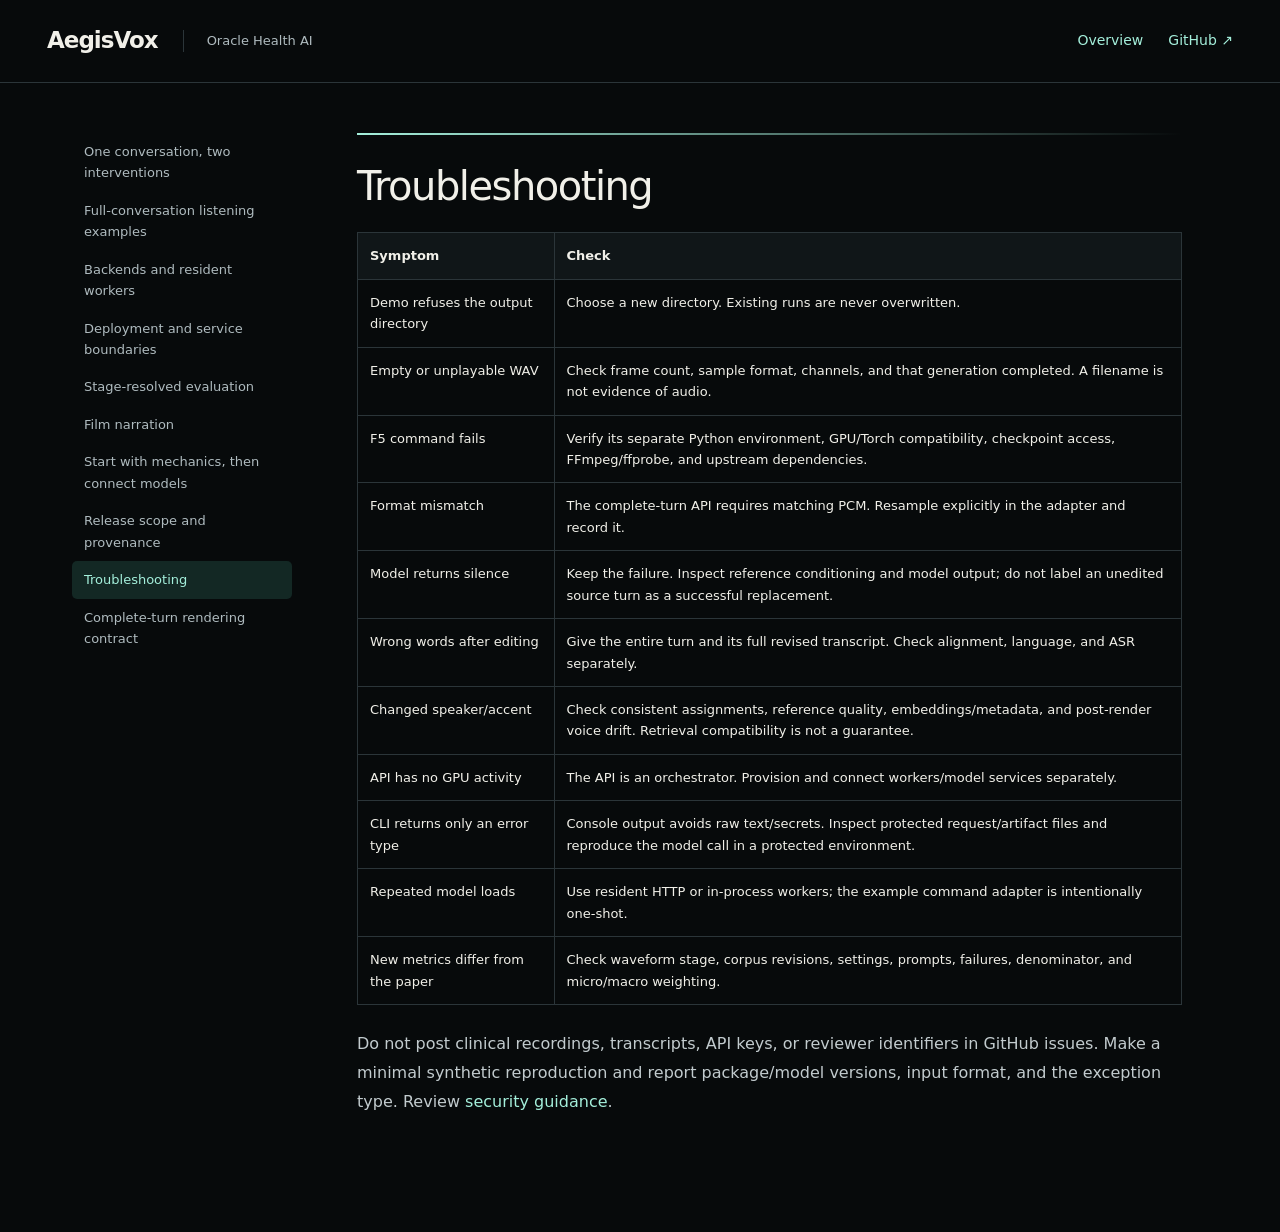
<file: docs/guides/troubleshooting.html>
<!doctype html><html lang="en"><head><meta charset="utf-8"><meta name="viewport" content="width=device-width, initial-scale=1"><title>Troubleshooting | AegisVox</title><link rel="stylesheet" href="../assets/site.css"></head><body><a class="skip" href="#main">Skip to content</a><header><nav class="nav" aria-label="Primary"><a class="brand" href="../index.html">AegisVox</a><span class="wordmark">Oracle Health AI</span><div class="navlinks"><a href="../index.html">Overview</a><a href="https://github.com/spraphul/aegisvox">GitHub ↗</a></div></nav></header><div class="docs-layout"><nav class="sidebar" aria-label="Guides"><a class="" href="architecture.html">One conversation, two interventions</a><a class="" href="audio-examples.html">Full-conversation listening examples</a><a class="" href="backends.html">Backends and resident workers</a><a class="" href="deployment.html">Deployment and service boundaries</a><a class="" href="evaluation.html">Stage-resolved evaluation</a><a class="" href="film-transcript.html">Film narration</a><a class="" href="quickstart.html">Start with mechanics, then connect models</a><a class="" href="release-scope.html">Release scope and provenance</a><a class="active" href="troubleshooting.html">Troubleshooting</a><a class="" href="turn-contract.html">Complete-turn rendering contract</a></nav><main id="main" class="article"><div class="title-rule"></div><h1>Troubleshooting</h1>
<table>
<thead>
<tr>
<th>Symptom</th>
<th>Check</th>
</tr>
</thead>
<tbody>
<tr>
<td>Demo refuses the output directory</td>
<td>Choose a new directory. Existing runs are never overwritten.</td>
</tr>
<tr>
<td>Empty or unplayable WAV</td>
<td>Check frame count, sample format, channels, and that generation completed. A filename is not evidence of audio.</td>
</tr>
<tr>
<td>F5 command fails</td>
<td>Verify its separate Python environment, GPU/Torch compatibility, checkpoint access, FFmpeg/ffprobe, and upstream dependencies.</td>
</tr>
<tr>
<td>Format mismatch</td>
<td>The complete-turn API requires matching PCM. Resample explicitly in the adapter and record it.</td>
</tr>
<tr>
<td>Model returns silence</td>
<td>Keep the failure. Inspect reference conditioning and model output; do not label an unedited source turn as a successful replacement.</td>
</tr>
<tr>
<td>Wrong words after editing</td>
<td>Give the entire turn and its full revised transcript. Check alignment, language, and ASR separately.</td>
</tr>
<tr>
<td>Changed speaker/accent</td>
<td>Check consistent assignments, reference quality, embeddings/metadata, and post-render voice drift. Retrieval compatibility is not a guarantee.</td>
</tr>
<tr>
<td>API has no GPU activity</td>
<td>The API is an orchestrator. Provision and connect workers/model services separately.</td>
</tr>
<tr>
<td>CLI returns only an error type</td>
<td>Console output avoids raw text/secrets. Inspect protected request/artifact files and reproduce the model call in a protected environment.</td>
</tr>
<tr>
<td>Repeated model loads</td>
<td>Use resident HTTP or in-process workers; the example command adapter is intentionally one-shot.</td>
</tr>
<tr>
<td>New metrics differ from the paper</td>
<td>Check waveform stage, corpus revisions, settings, prompts, failures, denominator, and micro/macro weighting.</td>
</tr>
</tbody>
</table>
<p>Do not post clinical recordings, transcripts, API keys, or reviewer identifiers in
GitHub issues. Make a minimal synthetic reproduction and report package/model versions,
input format, and the exception type. Review <a href="https://github.com/spraphul/aegisvox/blob/main/SECURITY.md">security guidance</a>.</p></main></div></body></html>
</file>
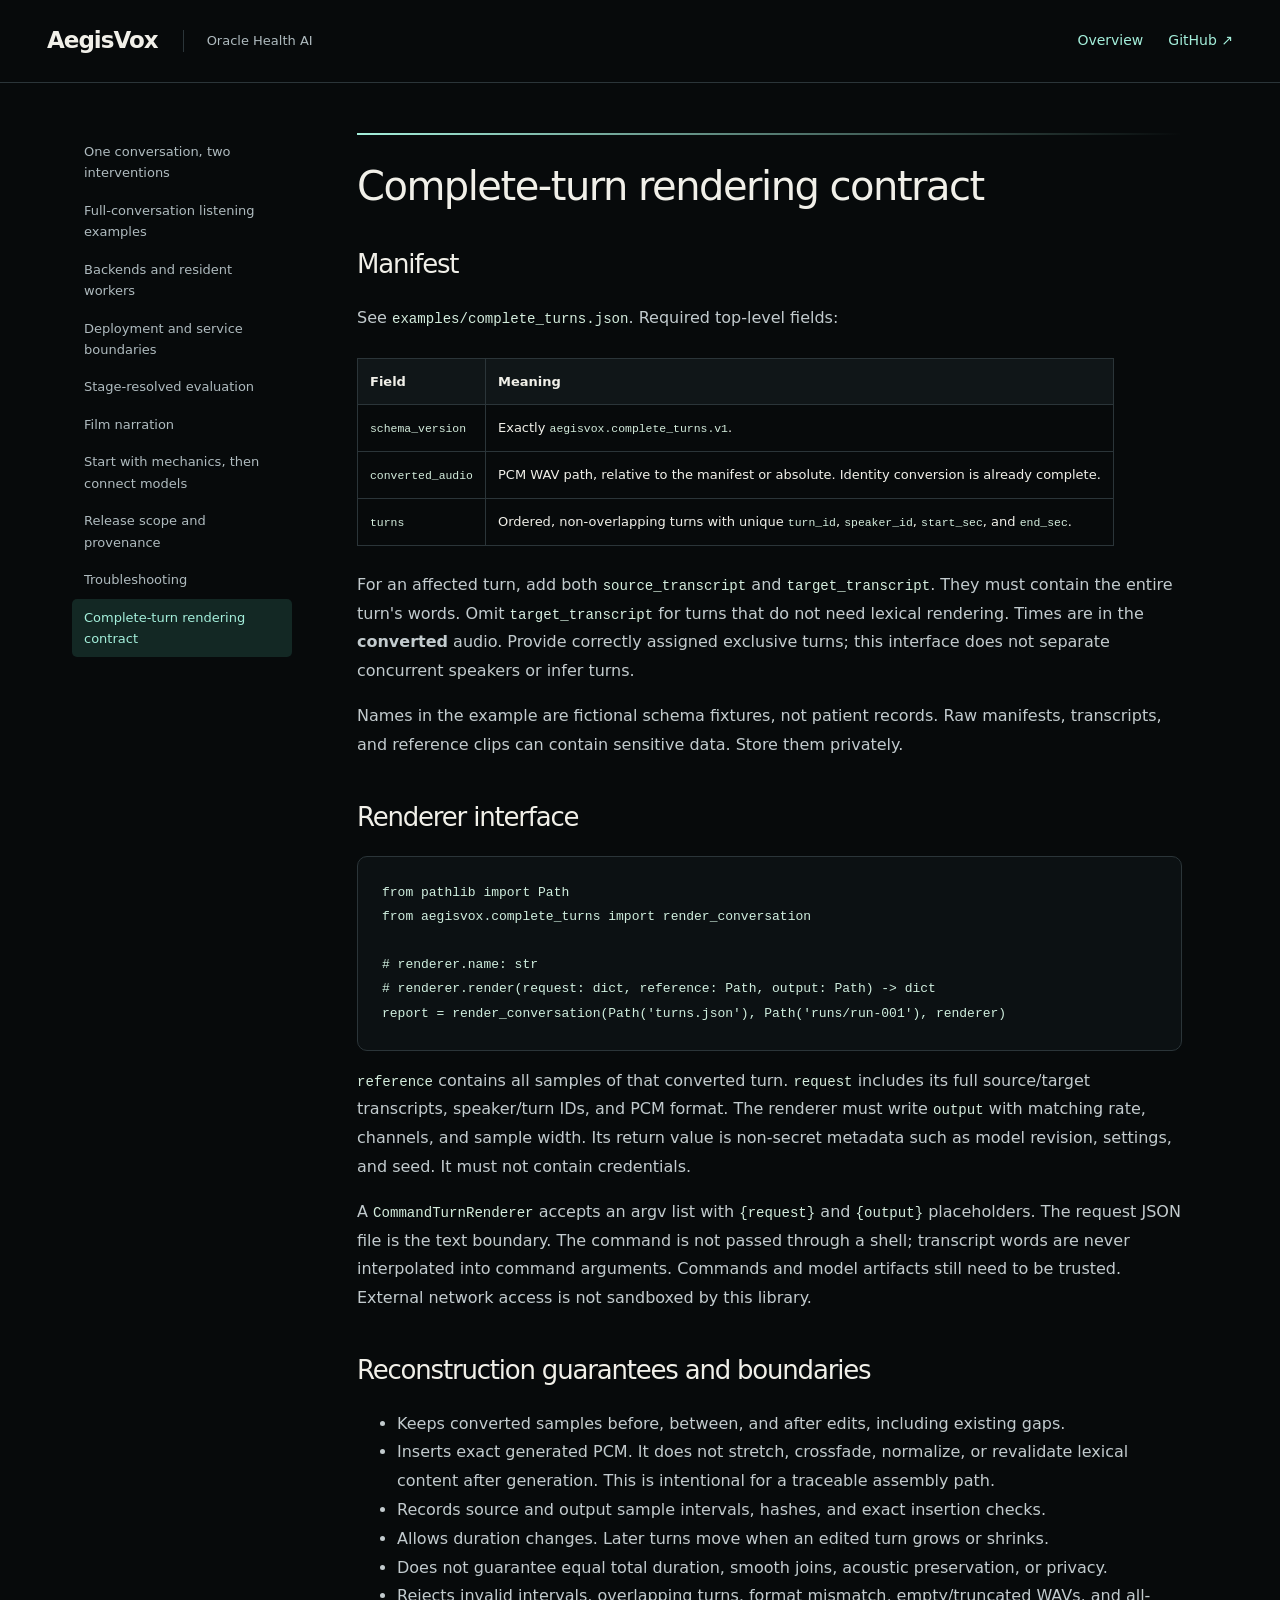
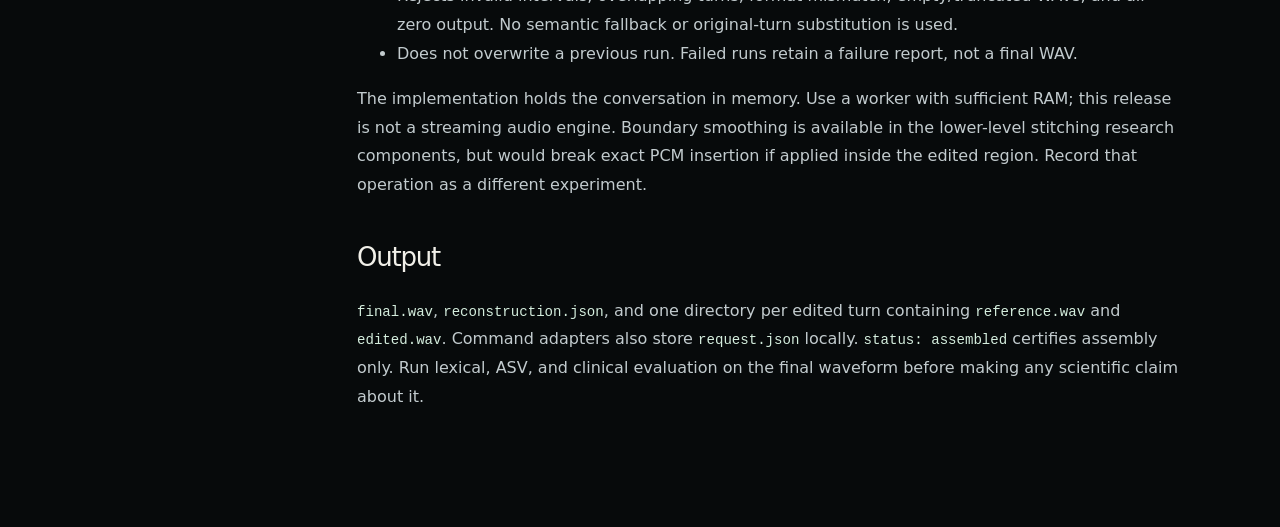
<file: docs/guides/turn-contract.html>
<!doctype html><html lang="en"><head><meta charset="utf-8"><meta name="viewport" content="width=device-width, initial-scale=1"><title>Complete-turn rendering contract | AegisVox</title><link rel="stylesheet" href="../assets/site.css"></head><body><a class="skip" href="#main">Skip to content</a><header><nav class="nav" aria-label="Primary"><a class="brand" href="../index.html">AegisVox</a><span class="wordmark">Oracle Health AI</span><div class="navlinks"><a href="../index.html">Overview</a><a href="https://github.com/spraphul/aegisvox">GitHub ↗</a></div></nav></header><div class="docs-layout"><nav class="sidebar" aria-label="Guides"><a class="" href="architecture.html">One conversation, two interventions</a><a class="" href="audio-examples.html">Full-conversation listening examples</a><a class="" href="backends.html">Backends and resident workers</a><a class="" href="deployment.html">Deployment and service boundaries</a><a class="" href="evaluation.html">Stage-resolved evaluation</a><a class="" href="film-transcript.html">Film narration</a><a class="" href="quickstart.html">Start with mechanics, then connect models</a><a class="" href="release-scope.html">Release scope and provenance</a><a class="" href="troubleshooting.html">Troubleshooting</a><a class="active" href="turn-contract.html">Complete-turn rendering contract</a></nav><main id="main" class="article"><div class="title-rule"></div><h1>Complete-turn rendering contract</h1>
<h2>Manifest</h2>
<p>See <code>examples/complete_turns.json</code>. Required top-level fields:</p>
<table>
<thead>
<tr>
<th>Field</th>
<th>Meaning</th>
</tr>
</thead>
<tbody>
<tr>
<td><code>schema_version</code></td>
<td>Exactly <code>aegisvox.complete_turns.v1</code>.</td>
</tr>
<tr>
<td><code>converted_audio</code></td>
<td>PCM WAV path, relative to the manifest or absolute. Identity conversion is already complete.</td>
</tr>
<tr>
<td><code>turns</code></td>
<td>Ordered, non-overlapping turns with unique <code>turn_id</code>, <code>speaker_id</code>, <code>start_sec</code>, and <code>end_sec</code>.</td>
</tr>
</tbody>
</table>
<p>For an affected turn, add both <code>source_transcript</code> and <code>target_transcript</code>. They must
contain the entire turn's words. Omit <code>target_transcript</code> for turns that do not need
lexical rendering. Times are in the <strong>converted</strong> audio. Provide correctly assigned
exclusive turns; this interface does not separate concurrent speakers or infer turns.</p>
<p>Names in the example are fictional schema fixtures, not patient records. Raw manifests,
transcripts, and reference clips can contain sensitive data. Store them privately.</p>
<h2>Renderer interface</h2>
<pre><code class="language-python">from pathlib import Path
from aegisvox.complete_turns import render_conversation

# renderer.name: str
# renderer.render(request: dict, reference: Path, output: Path) -&gt; dict
report = render_conversation(Path('turns.json'), Path('runs/run-001'), renderer)
</code></pre>
<p><code>reference</code> contains all samples of that converted turn. <code>request</code> includes its full
source/target transcripts, speaker/turn IDs, and PCM format. The renderer must write
<code>output</code> with matching rate, channels, and sample width. Its return value is non-secret
metadata such as model revision, settings, and seed. It must not contain credentials.</p>
<p>A <code>CommandTurnRenderer</code> accepts an argv list with <code>{request}</code> and <code>{output}</code> placeholders.
The request JSON file is the text boundary. The command is not passed through a shell;
transcript words are never interpolated into command arguments. Commands and model
artifacts still need to be trusted. External network access is not sandboxed by this library.</p>
<h2>Reconstruction guarantees and boundaries</h2>
<ul>
<li>Keeps converted samples before, between, and after edits, including existing gaps.</li>
<li>Inserts exact generated PCM. It does not stretch, crossfade, normalize, or revalidate
  lexical content after generation. This is intentional for a traceable assembly path.</li>
<li>Records source and output sample intervals, hashes, and exact insertion checks.</li>
<li>Allows duration changes. Later turns move when an edited turn grows or shrinks.</li>
<li>Does not guarantee equal total duration, smooth joins, acoustic preservation, or privacy.</li>
<li>Rejects invalid intervals, overlapping turns, format mismatch, empty/truncated WAVs,
  and all-zero output. No semantic fallback or original-turn substitution is used.</li>
<li>Does not overwrite a previous run. Failed runs retain a failure report, not a final WAV.</li>
</ul>
<p>The implementation holds the conversation in memory. Use a worker with sufficient RAM;
this release is not a streaming audio engine. Boundary smoothing is available in the
lower-level stitching research components, but would break exact PCM insertion if
applied inside the edited region. Record that operation as a different experiment.</p>
<h2>Output</h2>
<p><code>final.wav</code>, <code>reconstruction.json</code>, and one directory per edited turn containing
<code>reference.wav</code> and <code>edited.wav</code>. Command adapters also store <code>request.json</code> locally.
<code>status: assembled</code> certifies assembly only. Run lexical, ASV, and clinical evaluation
on the final waveform before making any scientific claim about it.</p></main></div></body></html>
</file>
<file: docs/assets/site.css>
:root{color-scheme:dark;--bg:#070a0b;--panel:#101618;--ink:#f1f0e9;--muted:#afbbbf;--line:#2b3539;--mint:#a4efdb;--orange:#ffab79;--lilac:#cbb1ed;--pearl:#ddd2b7}*{box-sizing:border-box}html{scroll-behavior:smooth}body{margin:0;background:var(--bg);color:var(--ink);font-family:Inter,ui-sans-serif,system-ui,-apple-system,BlinkMacSystemFont,"Segoe UI",sans-serif;font-size:16px;line-height:1.65}a{color:var(--mint);text-decoration:none}a:hover{text-decoration:underline;text-underline-offset:5px}button,a:focus-visible,summary:focus-visible{outline-color:var(--mint)}.skip{position:absolute;left:20px;top:-100px;padding:10px;background:var(--panel)}.skip:focus{top:12px;z-index:10}header{border-bottom:1px solid var(--line)}.nav{max-width:1250px;margin:auto;padding:22px 32px;display:flex;align-items:center;gap:25px}.brand{font-size:23px;color:var(--ink);font-weight:650;letter-spacing:-1px}.mark{display:inline-flex;align-items:center;height:22px;gap:4px;margin-right:13px}.mark i{width:2px;height:14px;background:var(--mint)}.mark i:nth-child(2){height:24px}.mark i:nth-child(3){height:18px}.wordmark{font-size:13px;color:var(--muted);border-left:1px solid var(--line);padding-left:23px}.navlinks{margin-left:auto;display:flex;gap:25px;font-size:14px}.shell{max-width:1250px;margin:auto;padding:0 32px}.eyebrow{text-transform:uppercase;font-size:11px;letter-spacing:2.3px;color:var(--mint);font-weight:600}.hero{padding:95px 0 68px;display:grid;grid-template-columns:1.3fr 1fr;align-items:center;gap:62px}h1{font-size:clamp(42px,5.1vw,68px);line-height:1.06;font-weight:500;letter-spacing:-3px;margin:23px 0}h1 em{font-style:normal;color:var(--mint)}.lead{font-size:18px;max-width:620px;color:var(--muted);line-height:1.7}.actions{display:flex;flex-wrap:wrap;gap:12px;margin-top:29px}.button{padding:12px 20px;display:inline-block;border:1px solid var(--line);border-radius:8px;color:var(--ink);font-size:14px;font-weight:600}.button.primary{background:var(--mint);color:#0b2420;border-color:var(--mint)}.button:hover{transform:translateY(-1px);text-decoration:none}.subtle{font-size:12px;color:var(--muted)}.signal{border:1px solid var(--line);border-radius:18px;background:linear-gradient(145deg,#10191a,#0b0d10);padding:29px;position:relative;overflow:hidden}.signal .label{display:flex;justify-content:space-between;font-size:11px;letter-spacing:1.5px;text-transform:uppercase;color:var(--muted)}.timeline{display:flex;align-items:flex-end;gap:8px;padding:32px 0 18px}.turn{flex:1;min-width:0;height:66px;border:1px solid currentColor;border-radius:8px;color:var(--mint);background:#132824;position:relative;display:flex;align-items:center;justify-content:center}.turn:nth-child(2),.turn:nth-child(5){color:var(--pearl);background:#28261f}.turn:nth-child(4){color:var(--lilac);background:#241d2c}.turn span{font-size:10px;position:absolute;bottom:-22px;color:var(--muted)}.bars{display:flex;gap:3px;align-items:center}.bars i{width:2px;background:currentColor;height:10px;animation:breathe 3s ease-in-out infinite}.bars i:nth-child(2){height:25px;animation-delay:.3s}.bars i:nth-child(3){height:38px;animation-delay:.6s}.bars i:nth-child(4){height:21px;animation-delay:.9s}.turn.edit{box-shadow:0 0 0 2px var(--orange)}.signal-rule{height:1px;background:var(--line);margin:30px 0 19px}.signal-title{font-size:22px;letter-spacing:-.6px;margin:0 0 8px}.signal-copy{font-size:13px;color:var(--muted);margin:0}.orange{color:var(--orange)}.legend{display:flex;gap:17px;font-size:10px;letter-spacing:.5px;color:var(--muted);margin-top:22px}.dot{width:6px;height:6px;background:var(--mint);display:inline-block;border-radius:50%;margin-right:5px}.dot.edit{background:var(--orange)}.strip{border-block:1px solid var(--line);padding:18px 0;display:flex;gap:18px;justify-content:space-between;color:var(--muted);font-size:13px}.strip b{color:var(--ink);font-weight:500}section.block{padding:73px 0;border-bottom:1px solid var(--line)}h2{font-size:34px;letter-spacing:-1.2px;line-height:1.18;font-weight:500;margin:15px 0 24px}h3{font-size:20px;letter-spacing:-.5px;font-weight:550;margin:11px 0}.section-head{display:flex;gap:60px;justify-content:space-between;align-items:end;margin-bottom:25px}.section-head p{max-width:440px;color:var(--muted);font-size:14px;margin-bottom:24px}.grid{display:grid;grid-template-columns:repeat(3,1fr);gap:16px}.card{border:1px solid var(--line);background:var(--panel);padding:25px;border-radius:12px}.card .num{font-size:12px;color:var(--mint);font-family:monospace}.card:nth-child(2) .num{color:var(--orange)}.card:nth-child(3) .num{color:var(--lilac)}.card p{font-size:14px;color:var(--muted);margin-bottom:0}.tag{font-size:10px;text-transform:uppercase;letter-spacing:1px;border:1px solid var(--line);padding:3px 8px;border-radius:4px;display:inline-block;color:var(--muted);margin-top:17px}pre{background:#0c1113;border:1px solid var(--line);padding:24px;border-radius:10px;overflow:auto;font-size:13px;line-height:1.85;color:#d0efdf}code{font-family:ui-monospace,SFMono-Regular,Consolas,monospace}p code,li code,td code{font-size:.88em;overflow-wrap:anywhere;color:#d4eddd}video{width:100%;display:block;border:1px solid var(--line);border-radius:12px;background:#000;margin:26px 0 12px}.columns{display:grid;grid-template-columns:1fr 1.2fr;gap:60px}.note{border-left:2px solid var(--orange);padding:12px 20px;color:var(--muted);font-size:14px;margin-top:25px}.resources{display:grid;grid-template-columns:repeat(2,1fr);gap:10px}.resource{padding:17px 20px;border:1px solid var(--line);border-radius:8px;display:flex;justify-content:space-between;color:var(--ink);font-size:14px}.resource:hover{background:var(--panel);text-decoration:none}.resource span{color:var(--mint)}footer{max-width:1250px;margin:auto;padding:33px 32px 46px;font-size:12px;color:var(--muted);display:flex;justify-content:space-between;gap:24px}.docs-layout{display:grid;grid-template-columns:220px minmax(0,1fr);gap:65px;max-width:1200px;margin:auto;padding:50px 32px 100px}.sidebar{font-size:13px;align-self:start;position:sticky;top:25px}.sidebar a{display:block;color:var(--muted);padding:8px 12px;border-radius:5px}.sidebar a.active{background:#132824;color:var(--mint)}.article{max-width:825px;min-width:0}.article h1{font-size:40px;letter-spacing:-1.5px;margin-top:0}.article h2{font-size:26px;margin-top:42px}.article p,.article li{color:#c2cbce;line-height:1.8}.article table{font-size:13px;display:block;overflow:auto;border-collapse:collapse;width:100%;margin:25px 0}.article td,.article th{border:1px solid var(--line);padding:12px;text-align:left;vertical-align:top}.article th{background:var(--panel)}.article img{max-width:100%}.article pre{white-space:pre-wrap;overflow-wrap:anywhere}.article .title-rule{height:2px;background:linear-gradient(90deg,var(--mint),transparent);margin-bottom:30px}@keyframes breathe{0%,100%{opacity:.5;transform:scaleY(.7)}50%{opacity:1;transform:scaleY(1)}}@media(prefers-reduced-motion:reduce){*{animation:none!important;scroll-behavior:auto!important;transition:none!important}}@media(max-width:850px){.hero{grid-template-columns:1fr;padding-top:55px;gap:35px}.signal{max-width:600px}.grid{grid-template-columns:1fr}.columns{grid-template-columns:1fr;gap:20px}.section-head{display:block}.strip{flex-wrap:wrap}.docs-layout{grid-template-columns:1fr;gap:25px}.sidebar{position:static;display:flex;flex-wrap:wrap}.sidebar a{padding:6px 10px}.navlinks a[href="#film"]{display:none}}@media(max-width:520px){.nav,.shell{padding-left:20px;padding-right:20px}.wordmark{display:none}.nav{gap:12px}.navlinks{gap:13px}.hero h1{letter-spacing:-2px}.resources{grid-template-columns:1fr}.signal{padding:20px}.bars{gap:2px}.turn{height:57px}footer{display:block}.article h1{font-size:34px}}
/* Full-conversation listening gallery. */
#listen{scroll-margin-top:25px}.listening-guide{display:flex;gap:18px;align-items:center;padding:20px 24px;border:1px solid #30413e;border-radius:12px;background:#101c19}.listening-guide p{margin:0;color:#c3d2cc;font-size:14px}.listening-icon{color:var(--mint);font-size:28px}.gallery-toolbar{display:flex;align-items:end;justify-content:space-between;gap:24px;margin:30px 0 8px}.gallery-filters{display:flex;gap:15px;align-items:end;flex-wrap:wrap}.gallery-filters label{font-size:11px;letter-spacing:.8px;text-transform:uppercase;color:var(--muted)}.gallery-filters select{display:block;margin-top:7px;border:1px solid #3d4a4c;border-radius:7px;padding:10px 34px 10px 12px;background:#12191b;color:var(--ink);font:inherit;font-size:14px;min-height:43px}.gallery-filters button,.retry-audio{border:1px solid #3d4a4c;background:transparent;color:var(--mint);border-radius:7px;padding:10px 14px;cursor:pointer;font:inherit;font-size:13px}.gallery-filters button:focus-visible,select:focus-visible,audio:focus-visible{outline:2px solid var(--mint);outline-offset:4px}#example-count{font-size:13px;color:var(--muted);white-space:nowrap}.gallery-caption{font-size:12px;color:var(--muted);margin:16px 0 24px}.audio-examples{display:grid;gap:18px}.audio-example{border:1px solid #344044;background:linear-gradient(120deg,#121a1d,#101417);border-radius:14px;padding:24px}.audio-example[hidden]{display:none}.example-heading{display:flex;align-items:center;gap:15px;margin-bottom:20px}.example-number{font:13px ui-monospace,monospace;color:var(--muted);border:1px solid #354145;border-radius:8px;padding:9px 11px}.example-heading h3{font-size:18px;margin:0;color:var(--ink);letter-spacing:0}.example-heading p{font-size:12px;color:var(--muted);margin:2px 0 0}.language-pill{margin-left:auto;padding:4px 11px;border:1px solid #3b494d;border-radius:30px;font-size:11px;color:#d2dadd}.audio-pair{display:grid;grid-template-columns:1fr 1fr;gap:20px}.audio-side{min-width:0;background:#0b1113;padding:16px;border-radius:10px;border:1px solid #28363a}.audio-side.final{border-color:#33594f;background:#0d1915}.player-heading{display:flex;align-items:center;justify-content:space-between;gap:10px;font-size:13px;font-weight:600;margin-bottom:12px}.final .player-heading{color:var(--mint)}.duration{white-space:nowrap;font-variant-numeric:tabular-nums;font-weight:400;color:var(--ink);font-size:12px}.duration span{color:var(--muted)}audio{width:100%;height:42px;display:block}.audio-links{display:flex;gap:15px;flex-wrap:wrap;align-items:center;margin:10px 0 0;font-size:11px}.audio-links a{color:var(--muted)}.retry-audio{font-size:11px;padding:3px 10px}.audio-status{font-size:12px;color:var(--orange);margin:8px 0}.example-details{margin-top:17px;font-size:12px;color:var(--muted)}.example-details summary{cursor:pointer;color:#c0cbc9}.example-details summary span{color:var(--muted);margin-left:13px}.example-details p{margin:12px 0 0;max-width:920px}.example-details code{color:var(--mint)}.gallery-footnote{font-size:12px;color:var(--muted);line-height:1.8;border-left:2px solid #52645c;padding:0 18px;margin-top:27px}.gallery-footnote strong{font-weight:600;color:var(--ink)}.gallery-footnote p{margin:7px 0}[hidden]{display:none!important}@media(max-width:700px){.audio-pair{grid-template-columns:1fr;gap:12px}.gallery-toolbar{align-items:start;flex-direction:column;gap:0}.audio-example{padding:18px}.example-heading{gap:10px}.example-details summary span{display:block;margin:8px 0}.section-head h2{font-size:30px}.listening-guide{padding:17px}.listening-icon{display:none}.gallery-filters{gap:12px}.gallery-filters select{max-width:100%}}@media(max-width:400px){.audio-example{padding:13px}.audio-side{padding:12px}.language-pill{padding:3px 7px}.example-heading h3{font-size:16px}.example-number{padding:7px}.player-heading{gap:5px;font-size:12px}}

.columns>div{min-width:0}

/* Narrated film: no autoplay, optional chapter navigation. */
#film{scroll-margin-top:24px}.film-chapters,.film-actions{display:flex;flex-wrap:wrap;align-items:center;gap:10px;margin:16px 0}.film-chapters button{font:inherit;font-size:12px;cursor:pointer;color:var(--ink);background:#14201c;border:1px solid #354740;border-radius:20px;padding:9px 14px}.film-chapters button:hover{background:#24372f}.film-actions button{font-family:inherit;cursor:pointer}.film-chapters button:focus-visible,.film-actions button:focus-visible{outline:2px solid var(--mint);outline-offset:3px}#film-status{margin-left:auto}#project-film{aspect-ratio:16/9}@media(max-width:600px){#film-status{margin-left:0;width:100%}.film-actions .button{padding:10px 14px}}
</file>
